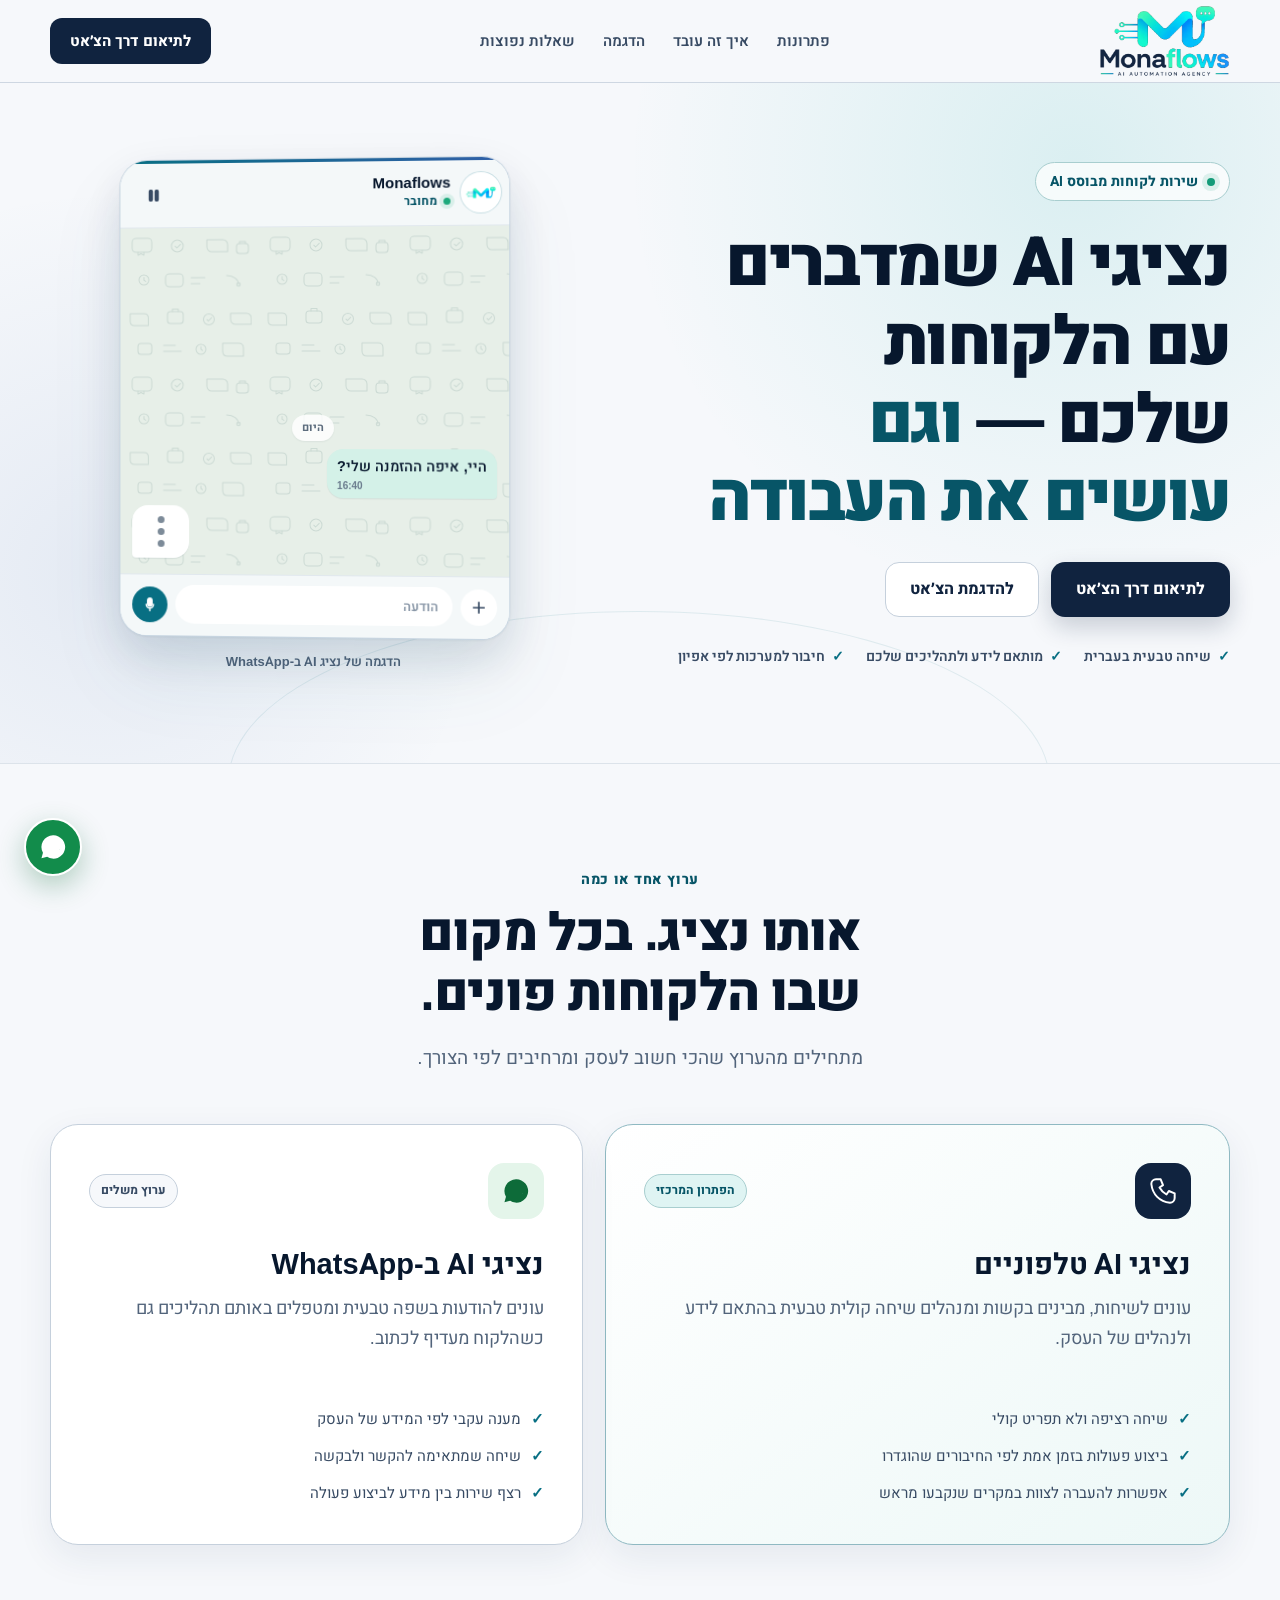
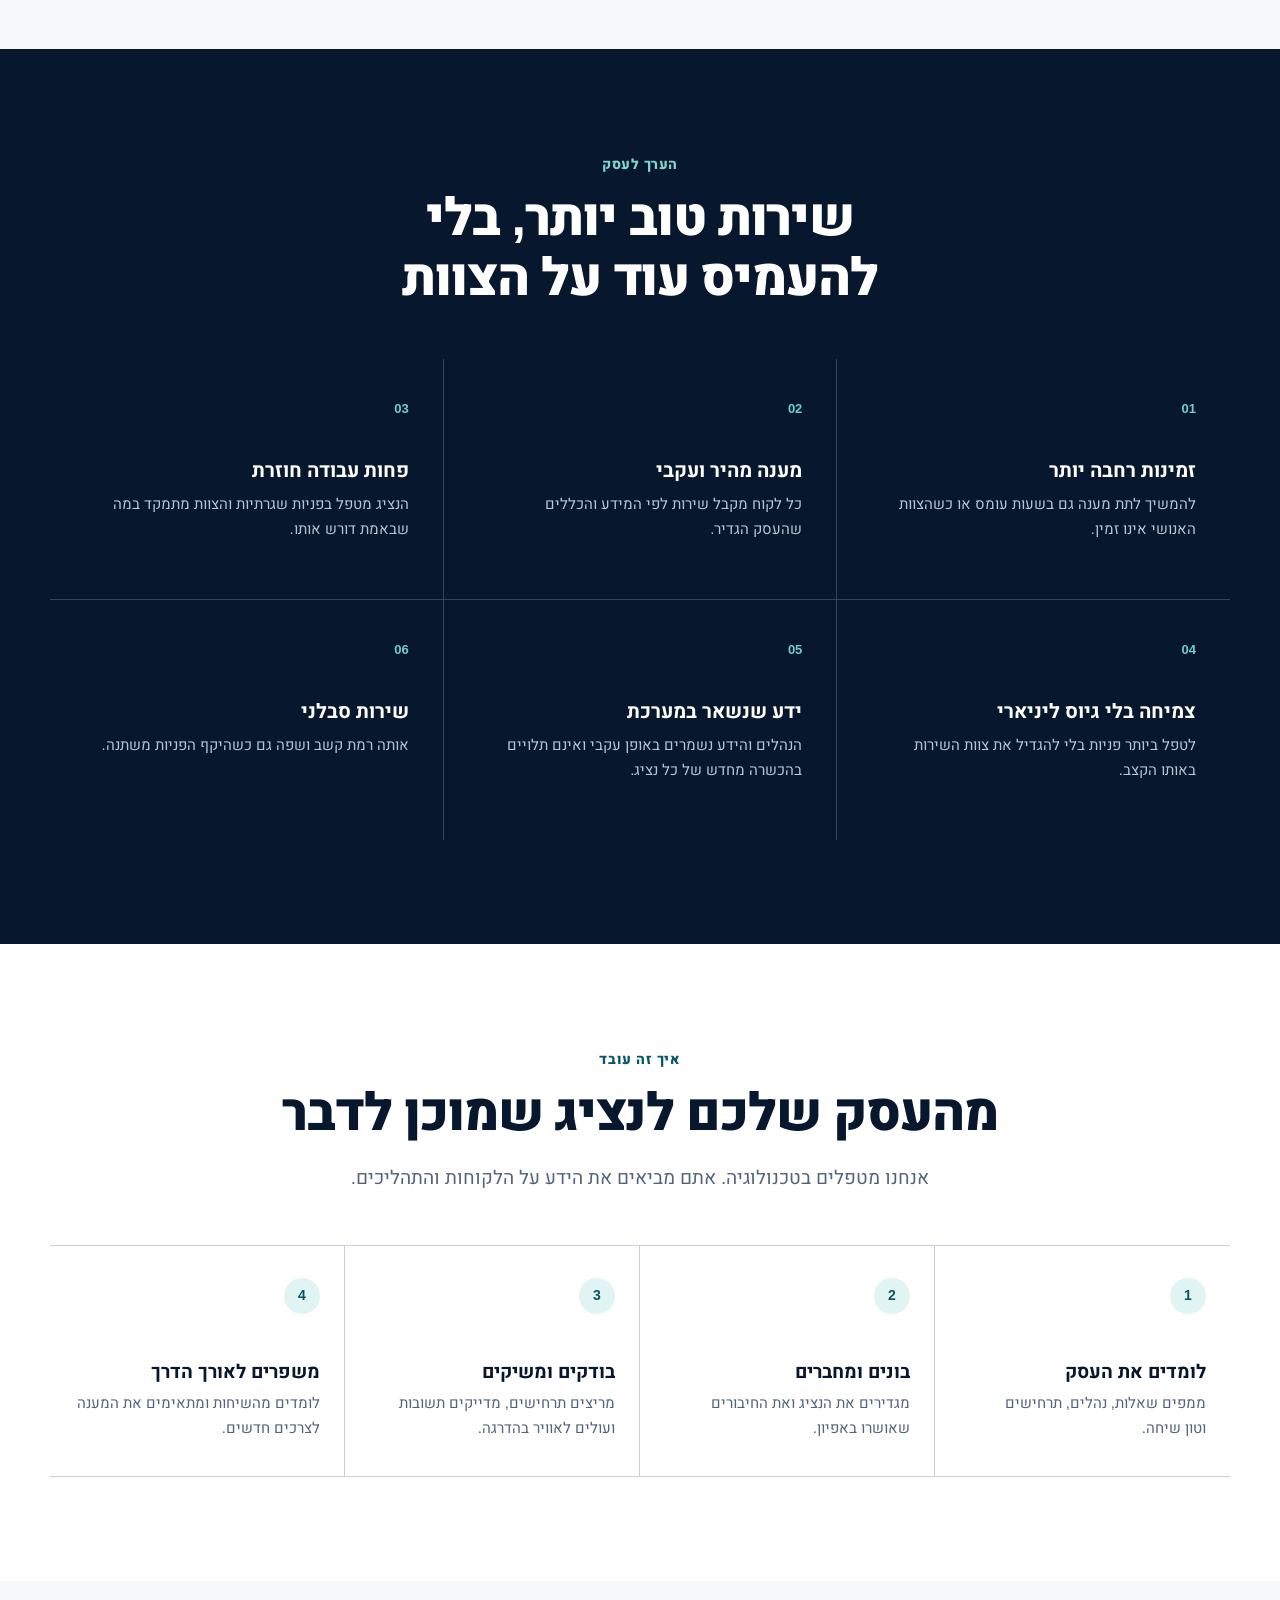
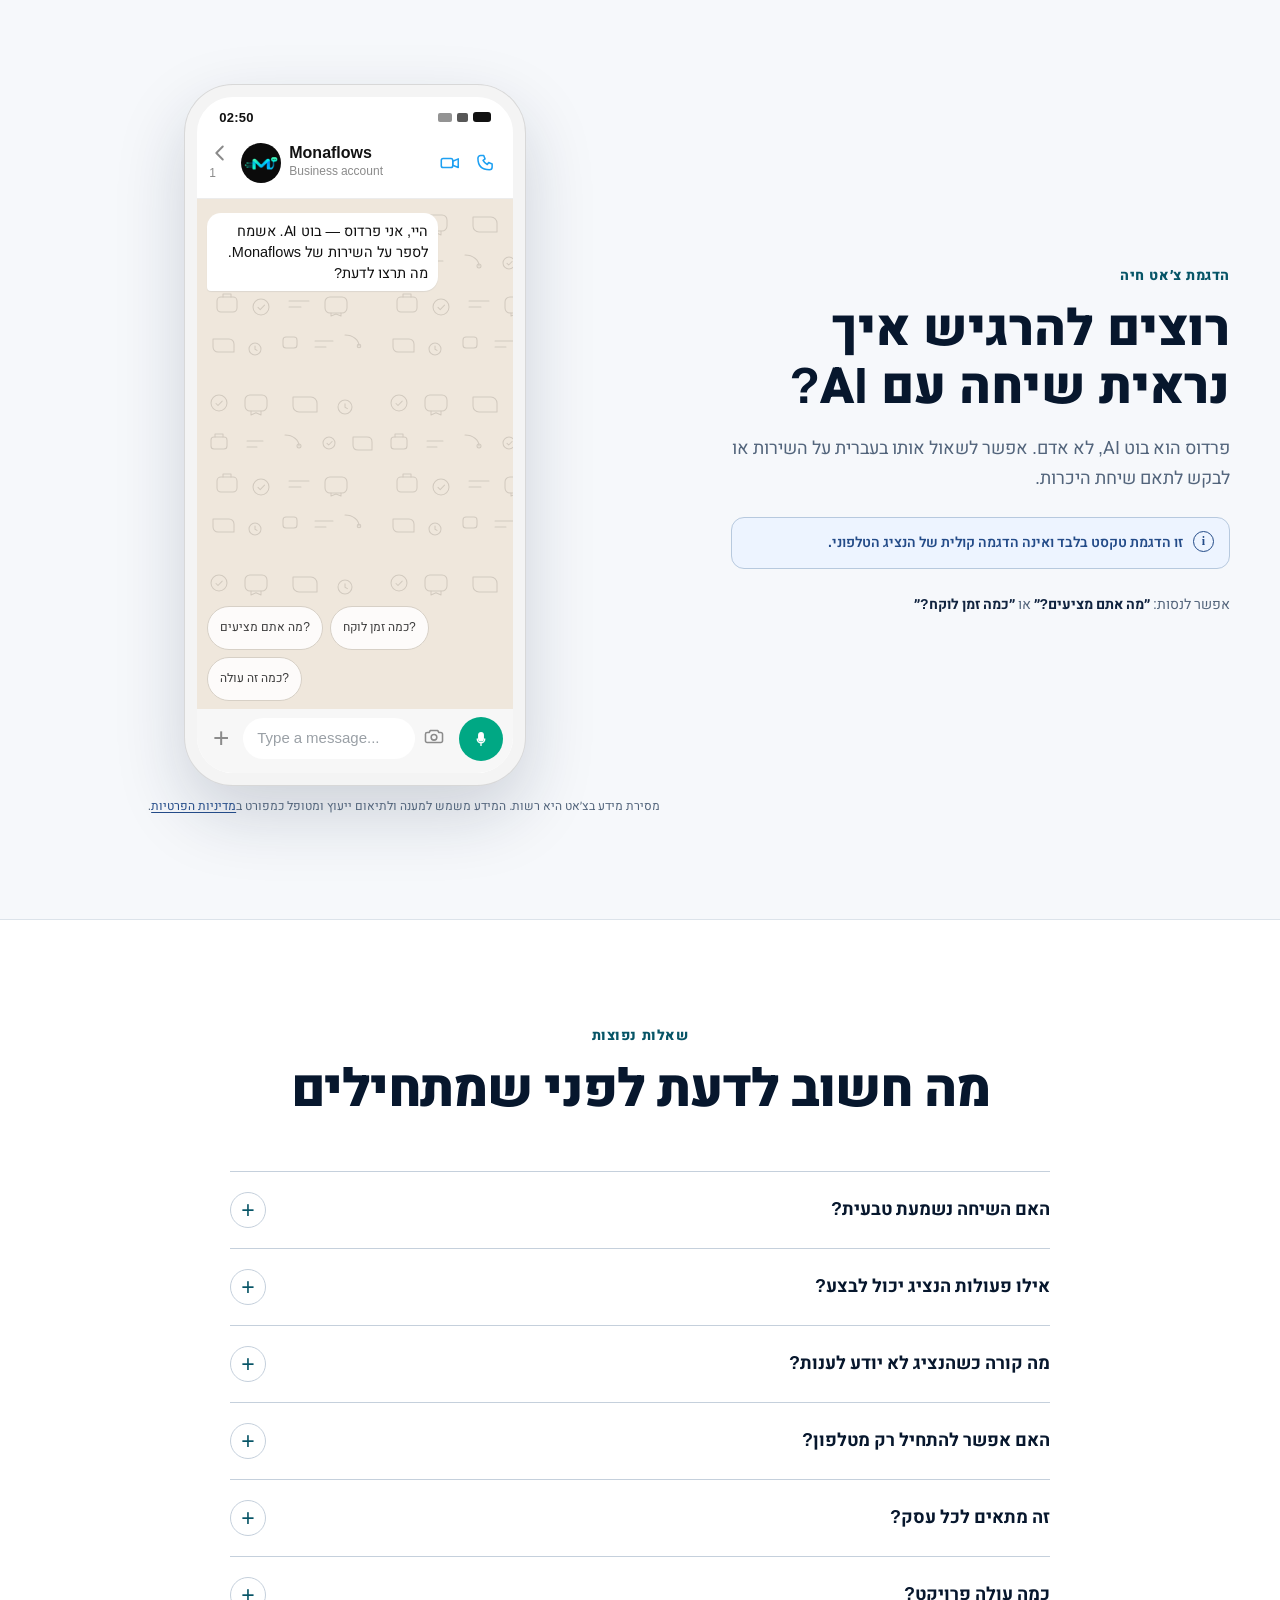
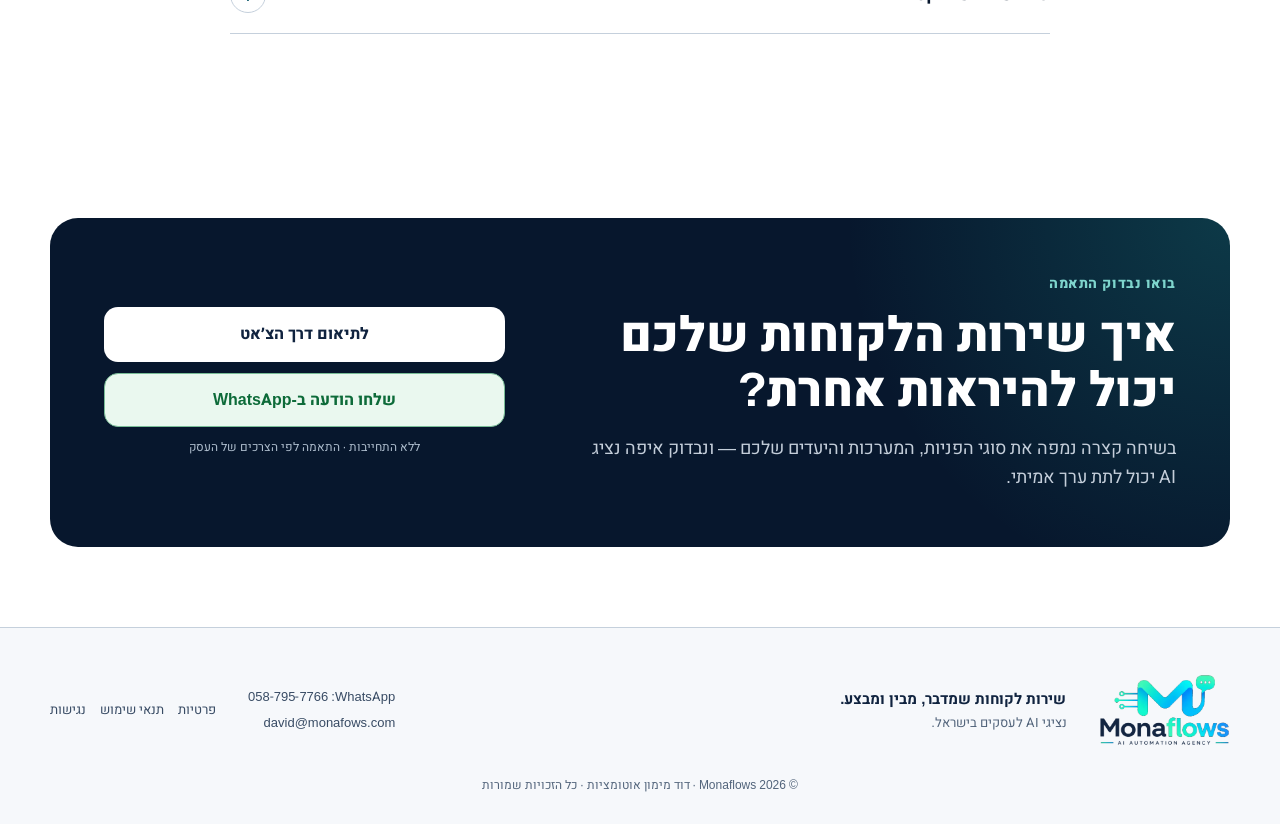
<file: index.html>
<!DOCTYPE html>
<html lang="he" dir="rtl">
<head>
<meta charset="utf-8">
<meta name="viewport" content="width=device-width, initial-scale=1">
<title>Monaflows — נציגי שירות AI טלפוניים לעסקים</title>
<meta name="description" content="נציגי שירות AI שמנהלים שיחות טבעיות בטלפון וב‑WhatsApp, מכירים את העסק ויכולים לבצע פעולות במערכות שלו.">
<meta name="keywords" content="נציג AI טלפוני, שירות לקוחות AI, בינה מלאכותית לעסקים, אוטומציה טלפונית, WhatsApp, Monaflows">
<meta name="author" content="Monaflows">
<meta property="og:type" content="website">
<meta property="og:title" content="Monaflows · נציגי שירות AI טלפוניים">
<meta property="og:description" content="שירות לקוחות שמדבר, מבין ומבצע — בטלפון וב‑WhatsApp.">
<meta property="og:locale" content="he_IL">
<meta name="theme-color" content="#f6f8fb">
<link rel="icon" href="icon.png" type="image/png">
<link rel="stylesheet" href="site.css">
</head>
<body>
<a class="skip-link" href="#main">דילוג לתוכן הראשי</a>

<header class="site-header">
  <div class="wrap">
    <nav aria-label="ניווט ראשי">
      <a class="brand" href="#top" aria-label="Monaflows — עמוד הבית">
        <picture>
          <source type="image/webp" srcset="brand.webp">
          <img class="logo" src="brand.png" alt="" width="800" height="438" fetchpriority="high">
        </picture>
      </a>
      <div class="navlinks" id="navlinks">
        <a href="#channels">פתרונות</a>
        <a href="#how">איך זה עובד</a>
        <a href="#demo">הדגמה</a>
        <a href="#faq">שאלות נפוצות</a>
      </div>
      <a class="header-cta" id="headerBookBtn" href="#demo">לתיאום דרך הצ׳אט</a>
      <button type="button" class="menu-btn" id="menuBtn" aria-expanded="false" aria-controls="navlinks" aria-label="פתיחת תפריט">
        <span aria-hidden="true"></span><span aria-hidden="true"></span><span aria-hidden="true"></span>
      </button>
    </nav>
  </div>
</header>

<main id="main" tabindex="-1">
  <section id="top" class="hero-section">
    <div class="wrap hero">
      <div class="hero-copy">
        <div class="eyebrow"><span class="status-dot" aria-hidden="true"></span> שירות לקוחות מבוסס AI</div>
        <h1>נציגי AI שמדברים עם הלקוחות שלכם — <span>וגם עושים את העבודה</span></h1>
        <div class="ctas">
          <a class="btn btn-primary" id="heroBookBtn" href="#demo">לתיאום דרך הצ׳אט</a>
          <a class="btn btn-secondary" id="heroDemoBtn" href="#demo">להדגמת הצ׳אט</a>
        </div>
        <ul class="hero-points" aria-label="יתרונות מרכזיים">
          <li>שיחה טבעית בעברית</li>
          <li>מותאם לידע ולתהליכים שלכם</li>
          <li>חיבור למערכות לפי אפיון</li>
        </ul>
      </div>

      <figure class="wa-demo" id="waDemo">
        <div class="wa-demo-frame">
          <header class="wa-demo-header">
            <img class="wa-demo-avatar" src="icon.png" alt="" width="40" height="40">
            <div class="wa-demo-identity">
              <p class="wa-demo-name">Monaflows</p>
              <p class="wa-demo-presence"><span class="wa-demo-online" aria-hidden="true"></span> מחובר</p>
            </div>
            <button type="button" class="wa-demo-pause" data-wa-pause aria-pressed="false" aria-label="השהיית ההדגמה">
              <svg class="wa-icon-pause" viewBox="0 0 24 24" aria-hidden="true"><rect x="6" y="5" width="4" height="14" rx="1.2"/><rect x="14" y="5" width="4" height="14" rx="1.2"/></svg>
              <svg class="wa-icon-play" viewBox="0 0 24 24" aria-hidden="true"><path d="M8 5.8v12.4L18 12 8 5.8Z"/></svg>
            </button>
          </header>
          <section class="wa-demo-thread" data-wa-thread aria-hidden="true">
            <p class="wa-date is-visible">היום</p>
          </section>
          <div class="wa-demo-composer" aria-hidden="true">
            <span class="wa-demo-composer-btn">
              <svg viewBox="0 0 24 24"><path d="M12 5v14M5 12h14" fill="none" stroke="currentColor" stroke-width="2.2" stroke-linecap="round"/></svg>
            </span>
            <span class="wa-demo-composer-field">הודעה</span>
            <span class="wa-demo-composer-send">
              <svg viewBox="0 0 24 24" aria-hidden="true">
                <rect x="9" y="3.5" width="6" height="11" rx="3" fill="currentColor"/>
                <path d="M7 12a5 5 0 0 0 10 0M12 17v3.5" fill="none" stroke="currentColor" stroke-width="1.8" stroke-linecap="round"/>
              </svg>
            </span>
          </div>
        </div>
        <figcaption class="wa-demo-caption">הדגמה של נציג AI ב‑WhatsApp</figcaption>
      </figure>
    </div>
  </section>

  <section id="channels" class="section channels-section">
    <div class="wrap">
      <div class="section-head">
        <p class="kicker">ערוץ אחד או כמה</p>
        <h2>אותו נציג. בכל מקום שבו הלקוחות פונים.</h2>
        <p>מתחילים מהערוץ שהכי חשוב לעסק ומרחיבים לפי הצורך.</p>
      </div>
      <div class="channel-grid">
        <article class="channel-card channel-primary">
          <div class="channel-top">
            <span class="channel-icon" aria-hidden="true">
              <svg viewBox="0 0 24 24"><path d="M6 2h4l2 5-3 2a15 15 0 0 0 6 6l2-3 5 2v4a4 4 0 0 1-4 4C9 21 3 15 2 6a4 4 0 0 1 4-4Z"/></svg>
            </span>
            <span class="tag">הפתרון המרכזי</span>
          </div>
          <h3>נציגי AI טלפוניים</h3>
          <p>עונים לשיחות, מבינים בקשות ומנהלים שיחה קולית טבעית בהתאם לידע ולנהלים של העסק.</p>
          <ul class="check-list">
            <li>שיחה רציפה ולא תפריט קולי</li>
            <li>ביצוע פעולות בזמן אמת לפי החיבורים שהוגדרו</li>
            <li>אפשרות להעברה לצוות במקרים שנקבעו מראש</li>
          </ul>
        </article>
        <article class="channel-card">
          <div class="channel-top">
            <span class="channel-icon wa-icon" aria-hidden="true">
              <svg viewBox="0 0 24 24"><path d="M17.5 14.4c-.3-.1-1.7-.9-2-1-.3-.1-.5-.1-.6.1-.2.3-.7 1-.9 1.1-.2.2-.3.2-.6.1-.3-.1-1.2-.5-2.3-1.4-.9-.8-1.4-1.7-1.6-2-.2-.3 0-.4.1-.6.1-.1.3-.3.4-.5.1-.2.2-.3.3-.5.1-.2 0-.4 0-.5 0-.1-.6-1.5-.9-2-.2-.5-.4-.4-.6-.4h-.5c-.2 0-.5.1-.7.3-.2.3-.9.9-.9 2.2s.9 2.5 1.1 2.7c.1.2 1.8 2.7 4.3 3.8 1.6.7 2.2.7 3 .6.5-.1 1.7-.7 1.9-1.3.2-.7.2-1.2.2-1.3-.1-.1-.3-.2-.6-.3zM12 2a10 10 0 0 0-8.6 15l-1.3 4.7 4.9-1.3A10 10 0 1 0 12 2Z"/></svg>
            </span>
            <span class="tag tag-soft">ערוץ משלים</span>
          </div>
          <h3>נציגי AI ב‑WhatsApp</h3>
          <p>עונים להודעות בשפה טבעית ומטפלים באותם תהליכים גם כשהלקוח מעדיף לכתוב.</p>
          <ul class="check-list">
            <li>מענה עקבי לפי המידע של העסק</li>
            <li>שיחה שמתאימה להקשר ולבקשה</li>
            <li>רצף שירות בין מידע לביצוע פעולה</li>
          </ul>
        </article>
      </div>
    </div>
  </section>

  <section id="benefits" class="section benefits-section">
    <div class="wrap">
      <div class="section-head">
        <p class="kicker">הערך לעסק</p>
        <h2>שירות טוב יותר, בלי להעמיס עוד על הצוות</h2>
      </div>
      <div class="benefit-grid">
        <article><span>01</span><h3>זמינות רחבה יותר</h3><p>להמשיך לתת מענה גם בשעות עומס או כשהצוות האנושי אינו זמין.</p></article>
        <article><span>02</span><h3>מענה מהיר ועקבי</h3><p>כל לקוח מקבל שירות לפי המידע והכללים שהעסק הגדיר.</p></article>
        <article><span>03</span><h3>פחות עבודה חוזרת</h3><p>הנציג מטפל בפניות שגרתיות והצוות מתמקד במה שבאמת דורש אותו.</p></article>
        <article><span>04</span><h3>צמיחה בלי גיוס ליניארי</h3><p>לטפל ביותר פניות בלי להגדיל את צוות השירות באותו הקצב.</p></article>
        <article><span>05</span><h3>ידע שנשאר במערכת</h3><p>הנהלים והידע נשמרים באופן עקבי ואינם תלויים בהכשרה מחדש של כל נציג.</p></article>
        <article><span>06</span><h3>שירות סבלני</h3><p>אותה רמת קשב ושפה גם כשהיקף הפניות משתנה.</p></article>
      </div>
    </div>
  </section>

  <section id="how" class="section how-section">
    <div class="wrap">
      <div class="section-head">
        <p class="kicker">איך זה עובד</p>
        <h2>מהעסק שלכם לנציג שמוכן לדבר</h2>
        <p>אנחנו מטפלים בטכנולוגיה. אתם מביאים את הידע על הלקוחות והתהליכים.</p>
      </div>
      <ol class="steps">
        <li>
          <span class="step-number">1</span>
          <div><h3>לומדים את העסק</h3><p>ממפים שאלות, נהלים, תרחישים וטון שיחה.</p></div>
        </li>
        <li>
          <span class="step-number">2</span>
          <div><h3>בונים ומחברים</h3><p>מגדירים את הנציג ואת החיבורים שאושרו באפיון.</p></div>
        </li>
        <li>
          <span class="step-number">3</span>
          <div><h3>בודקים ומשיקים</h3><p>מריצים תרחישים, מדייקים תשובות ועולים לאוויר בהדרגה.</p></div>
        </li>
        <li>
          <span class="step-number">4</span>
          <div><h3>משפרים לאורך הדרך</h3><p>לומדים מהשיחות ומתאימים את המענה לצרכים חדשים.</p></div>
        </li>
      </ol>
    </div>
  </section>

  <section id="demo" class="section demo-section">
    <div class="wrap demo-wrap">
      <div class="demo-copy">
        <p class="kicker">הדגמת צ׳אט חיה</p>
        <h2>רוצים להרגיש איך נראית שיחה עם AI?</h2>
        <p>פרדוס הוא בוט AI, לא אדם. אפשר לשאול אותו בעברית על השירות או לבקש לתאם שיחת היכרות.</p>
        <div class="demo-disclosure"><span aria-hidden="true">i</span> זו הדגמת טקסט בלבד ואינה הדגמה קולית של הנציג הטלפוני.</div>
        <p class="try-hint">אפשר לנסות: <b>״מה אתם מציעים?״</b> או <b>״כמה זמן לוקח?״</b></p>
      </div>
      <div>
        <div id="demoHost">
          <div id="demoBox">
            <div class="wa-phone-status" aria-hidden="true">
              <span data-wa-clock>9:41</span>
              <span class="wa-phone-status-icons">
                <i></i><i></i><i></i>
              </span>
            </div>
            <div class="dh">
              <span class="wa-phone-back" aria-hidden="true">
                <svg viewBox="0 0 24 24"><path d="M15 5 8 12l7 7" fill="none" stroke="currentColor" stroke-width="2.2" stroke-linecap="round" stroke-linejoin="round"/></svg>
                <span>1</span>
              </span>
              <img class="cm-av" src="icon.png" alt="" width="40" height="40">
              <div>
                <b>Monaflows</b>
                <span>Business account</span>
              </div>
              <div class="wa-phone-calls" aria-hidden="true">
                <svg viewBox="0 0 24 24"><rect x="2.5" y="7" width="12.5" height="10" rx="2" fill="none" stroke="currentColor" stroke-width="1.7"/><path d="m15 10 6-2.5v9.5L15 14.5Z" fill="none" stroke="currentColor" stroke-width="1.7" stroke-linejoin="round"/></svg>
                <svg viewBox="0 0 24 24"><path d="M6.2 3.8h3.3l1.5 3.8-2.2 1.5a11.4 11.4 0 0 0 4.6 4.6l1.5-2.2 3.8 1.5v3.3a3 3 0 0 1-3 3C7.6 19.3 3.2 14.9 3.2 6.8a3 3 0 0 1 3-3Z" fill="none" stroke="currentColor" stroke-width="1.7" stroke-linejoin="round"/></svg>
              </div>
            </div>
            <div id="demoMsgs" role="log" aria-live="polite" aria-relevant="additions">
              <div class="di">היי, אני פרדוס — בוט AI. אשמח לספר על השירות של Monaflows. מה תרצו לדעת?</div>
            </div>
            <div class="dquick" id="dquick">
              <button type="button" data-q="מה אתם מציעים?">מה אתם מציעים?</button>
              <button type="button" data-q="כמה זמן לוקח להקים בוט?">כמה זמן לוקח?</button>
              <button type="button" data-q="כמה זה עולה?">כמה זה עולה?</button>
            </div>
            <form id="demoForm" autocomplete="off">
              <span class="wa-composer-plus" aria-hidden="true">+</span>
              <label class="visually-hidden" for="demoInput">הודעה לבוט ההדגמה</label>
              <input id="demoInput" name="message" type="text" maxlength="4000" placeholder="Type a message..." autocomplete="off">
              <span class="wa-composer-cam" aria-hidden="true">
                <svg viewBox="0 0 24 24"><path d="M4.5 8.2h2.2l1.3-2.2h8l1.3 2.2h2.2A1.8 1.8 0 0 1 21.3 10v7.3a1.8 1.8 0 0 1-1.8 1.8H4.5A1.8 1.8 0 0 1 2.7 17.3V10a1.8 1.8 0 0 1 1.8-1.8Z" fill="none" stroke="currentColor" stroke-width="1.7"/><circle cx="12" cy="13.4" r="3.1" fill="none" stroke="currentColor" stroke-width="1.7"/></svg>
              </span>
              <button type="submit" class="wa-send" id="demoSend" aria-label="שליחת ההודעה">
                <svg class="wa-icon-mic" viewBox="0 0 24 24" aria-hidden="true"><rect x="9" y="3.5" width="6" height="11" rx="3" fill="currentColor"/><path d="M7 12a5 5 0 0 0 10 0M12 17v3.5" fill="none" stroke="currentColor" stroke-width="1.8" stroke-linecap="round"/></svg>
                <svg class="wa-icon-go" viewBox="0 0 24 24" aria-hidden="true"><path d="m4 12 16-8-6.5 16-2.2-6.3L4 12Z" fill="currentColor"/></svg>
              </button>
            </form>
          </div>
        </div>
        <p class="chat-notice">מסירת מידע בצ׳אט היא רשות. המידע משמש למענה ולתיאום ייעוץ ומטופל כמפורט ב<a href="privacy.html">מדיניות הפרטיות</a>.</p>
      </div>
    </div>
  </section>

  <section id="faq" class="section faq-section">
    <div class="wrap">
      <div class="section-head">
        <p class="kicker">שאלות נפוצות</p>
        <h2>מה חשוב לדעת לפני שמתחילים</h2>
      </div>
      <div class="faq">
        <details class="qa"><summary>האם השיחה נשמעת טבעית?</summary><div class="answer">הנציג נועד לנהל שיחה רציפה בשפה טבעית ולהגיב למה שהלקוח אומר, ללא תפריטי הקשות. איכות התוצאה תלויה בתרחיש, בידע ובתשתיות שיוגדרו בפרויקט.</div></details>
        <details class="qa"><summary>אילו פעולות הנציג יכול לבצע?</summary><div class="answer">אפשר להגדיר פעולות כמו איתור מידע, עדכון בקשה או תיאום ביומן. כל פעולה וחיבור למערכת נבחנים ומאושרים כחלק מהאפיון.</div></details>
        <details class="qa"><summary>מה קורה כשהנציג לא יודע לענות?</summary><div class="answer">מגדירים מראש גבולות, הודעות בטוחות ותרחישים שבהם השיחה מועברת או מסומנת להמשך טיפול אנושי, בהתאם ליכולות שסוכמו.</div></details>
        <details class="qa"><summary>האם אפשר להתחיל רק מטלפון?</summary><div class="answer">כן. אפשר להתחיל בנציג טלפוני ולהוסיף WhatsApp או ערוצים נוספים בהמשך, לפי הצורך והמערכות של העסק.</div></details>
        <details class="qa"><summary>זה מתאים לכל עסק?</summary><div class="answer">הפתרון מתאים במיוחד לעסקים עם נפח פניות ותהליכים שחוזרים על עצמם. שיחת האפיון נועדה לבדוק אם יש התאמה אמיתית לפני שמתחילים.</div></details>
        <details class="qa"><summary>כמה עולה פרויקט?</summary><div class="answer">המחיר תלוי בהיקף השיחות, במורכבות התהליכים ובחיבורים הנדרשים. לאחר שיחת היכרות קצרה אפשר להציע היקף ומחיר מותאמים.</div></details>
      </div>
    </div>
  </section>

  <section id="contact" class="section contact-section">
    <div class="wrap final">
      <div>
        <p class="kicker">בואו נבדוק התאמה</p>
        <h2>איך שירות הלקוחות שלכם יכול להיראות אחרת?</h2>
        <p>בשיחה קצרה נמפה את סוגי הפניות, המערכות והיעדים שלכם — ונבדוק איפה נציג AI יכול לתת ערך אמיתי.</p>
      </div>
      <div class="final-actions">
        <a class="btn btn-light" id="bookBtn" href="#demo">לתיאום דרך הצ׳אט</a>
        <a class="btn btn-wa" id="waFinal" href="https://wa.me/972587957766" target="_blank" rel="noopener">שלחו הודעה ב‑WhatsApp</a>
        <small>ללא התחייבות · התאמה לפי הצרכים של העסק</small>
      </div>
    </div>
  </section>
</main>

<footer>
  <div class="wrap foot">
    <a class="brand" href="#top" aria-label="Monaflows — עמוד הבית">
      <picture>
        <source type="image/webp" srcset="brand.webp">
        <img class="logo" src="brand.png" alt="" width="800" height="438" loading="lazy">
      </picture>
    </a>
    <div class="footer-summary">
      <b>שירות לקוחות שמדבר, מבין ומבצע.</b>
      <span>נציגי AI לעסקים בישראל.</span>
    </div>
    <div class="contact">
      <a id="waFooter" href="https://wa.me/972587957766" target="_blank" rel="noopener">WhatsApp: <bdi dir="ltr">058-795-7766</bdi></a>
      <a href="mailto:david@monafows.com"><bdi dir="ltr">david@monafows.com</bdi></a>
    </div>
    <div class="legal">
      <a href="privacy.html">פרטיות</a>
      <a href="terms.html">תנאי שימוש</a>
      <a href="accessibility.html">נגישות</a>
    </div>
  </div>
  <div class="wrap copyright">© 2026 Monaflows · דוד מימון אוטומציות · כל הזכויות שמורות</div>
</footer>

<a class="wa-float" id="waFloat" href="https://wa.me/972587957766" target="_blank" rel="noopener" aria-label="שליחת הודעה ב‑WhatsApp">
  <svg viewBox="0 0 24 24" aria-hidden="true"><path d="M17.5 14.4c-.3-.1-1.7-.9-2-1-.3-.1-.5-.1-.6.1-.2.3-.7 1-.9 1.1-.2.2-.3.2-.6.1-.3-.1-1.2-.5-2.3-1.4-.9-.8-1.4-1.7-1.6-2-.2-.3 0-.4.1-.6.1-.1.3-.3.4-.5.1-.2.2-.3.3-.5.1-.2 0-.4 0-.5 0-.1-.6-1.5-.9-2-.2-.5-.4-.4-.6-.4h-.5c-.2 0-.5.1-.7.3-.2.3-.9.9-.9 2.2s.9 2.5 1.1 2.7c.1.2 1.8 2.7 4.3 3.8 1.6.7 2.2.7 3 .6.5-.1 1.7-.7 1.9-1.3.2-.7.2-1.2.2-1.3-.1-.1-.3-.2-.6-.3zM12 2a10 10 0 0 0-8.6 15l-1.3 4.7 4.9-1.3A10 10 0 1 0 12 2Z"/></svg>
</a>

<script src="wa-demo.js"></script>

<script>
const CONFIG = {
  API_BASE: "https://site--chatbotdemo--w9bgl48jpc64.code.run",
  WHATSAPP: "972587957766",
  WHATSAPP_MSG: "היי דוד, ראיתי את האתר ואשמח לשמוע על נציגי ה-AI הטלפוניים של Monaflows"
};

(function(){
  const nav = document.getElementById("navlinks");
  const menuBtn = document.getElementById("menuBtn");
  function setMenu(open){
    nav.classList.toggle("open", open);
    menuBtn.setAttribute("aria-expanded", open ? "true" : "false");
    menuBtn.setAttribute("aria-label", open ? "סגירת תפריט" : "פתיחת תפריט");
  }
  menuBtn.addEventListener("click", ()=>setMenu(!nav.classList.contains("open")));
  nav.querySelectorAll("a").forEach(a=>a.addEventListener("click", ()=>setMenu(false)));
  document.addEventListener("keydown", e=>{
    if(e.key==="Escape" && nav.classList.contains("open")) setMenu(false);
  });
})();

(function(){
  const box = document.getElementById("demoBox");
  const clock = box.querySelector("[data-wa-clock]");
  function tickClock(){
    if(!clock) return;
    const now=new Date();
    clock.textContent=now.toLocaleTimeString("en-GB",{hour:"2-digit",minute:"2-digit",hour12:false});
  }
  tickClock();
  window.setInterval(tickClock,30000);
})();

(function(){
  function wire(){
    const wa=`https://wa.me/${CONFIG.WHATSAPP}?text=${encodeURIComponent(CONFIG.WHATSAPP_MSG)}`;
    ["waFinal","waFloat","waFooter"].forEach(id=>{
      const el=document.getElementById(id); if(el) el.href=wa;
    });
    ["bookBtn","heroBookBtn","headerBookBtn","heroDemoBtn"].forEach(id=>{
      const button=document.getElementById(id);
      if(button) button.addEventListener("click", ()=>{
        const input=document.getElementById("demoInput");
        if(input) input.focus();
      });
    });
  }
  wire();
})();

fetch(`${CONFIG.API_BASE}/api/health`).catch(()=>{});

(function(){
  const msgs=document.getElementById("demoMsgs");
  const form=document.getElementById("demoForm");
  const input=document.getElementById("demoInput");
  const quick=document.getElementById("dquick");
  let sessionId=null;
  let busy=false;

  function syncSend(){
    form.classList.toggle("has-text", Boolean(input.value.trim()));
  }
  input.addEventListener("input", syncSend);

  function add(text,who){
    const message=document.createElement("div");
    message.className=who==="me"?"do":"di";
    message.textContent=text;
    msgs.appendChild(message);
    msgs.scrollTop=msgs.scrollHeight;
    return message;
  }
  function typing(){
    const indicator=document.createElement("div");
    indicator.className="dtyping";
    indicator.setAttribute("aria-hidden","true");
    indicator.innerHTML="<span></span><span></span><span></span>";
    msgs.appendChild(indicator);
    msgs.scrollTop=msgs.scrollHeight;
    return indicator;
  }
  async function postChat(text,timeoutMs){
    const controller=new AbortController();
    const timeout=setTimeout(()=>controller.abort(),timeoutMs);
    try{
      const response=await fetch(`${CONFIG.API_BASE}/api/chat`,{
        method:"POST",
        headers:{"Content-Type":"application/json"},
        body:JSON.stringify({message:text.slice(0,4000),session_id:sessionId}),
        signal:controller.signal
      });
      if(!response.ok) throw new Error(`http ${response.status}`);
      return await response.json();
    } finally {
      clearTimeout(timeout);
    }
  }
  async function send(text){
    if(busy||!text.trim()) return;
    busy=true;
    form.setAttribute("aria-busy","true");
    input.value="";
    syncSend();
    if(quick) quick.hidden=true;
    add(text,"me");
    const indicator=typing();
    let data=null;
    for(let attempt=1;attempt<=2&&!data;attempt++){
      try{
        data=await postChat(text,60000);
      }catch(error){
        if(attempt===2){
          indicator.remove();
          add("שרת ההדגמה לא זמין כרגע. אפשר לנסות שוב או לשלוח הודעה ב‑WhatsApp.","bot");
          busy=false;
          form.removeAttribute("aria-busy");
          input.focus();
          return;
        }
        await new Promise(resolve=>setTimeout(resolve,2000));
      }
    }
    sessionId=data.session_id||sessionId;
    indicator.remove();
    const reduce=window.matchMedia("(prefers-reduced-motion: reduce)").matches;
    const parts=(data.response||"…").split(/\s*\|\|\|\s*/);
    parts.forEach((part,index)=>setTimeout(()=>add(part,"bot"),reduce?0:index*800));
    busy=false;
    form.removeAttribute("aria-busy");
    input.focus();
  }
  form.addEventListener("submit",event=>{
    event.preventDefault();
    send(input.value);
  });
  if(quick) quick.addEventListener("click",event=>{
    const button=event.target.closest("button");
    if(button) send(button.dataset.q);
  });
  input.addEventListener("focus",()=>setTimeout(()=>msgs.scrollTop=msgs.scrollHeight,400));
  window.bookViaBot=function(){
    const input=document.getElementById("demoInput");
    if(input) input.focus();
  };
})();
</script>
</body>
</html>
</file>
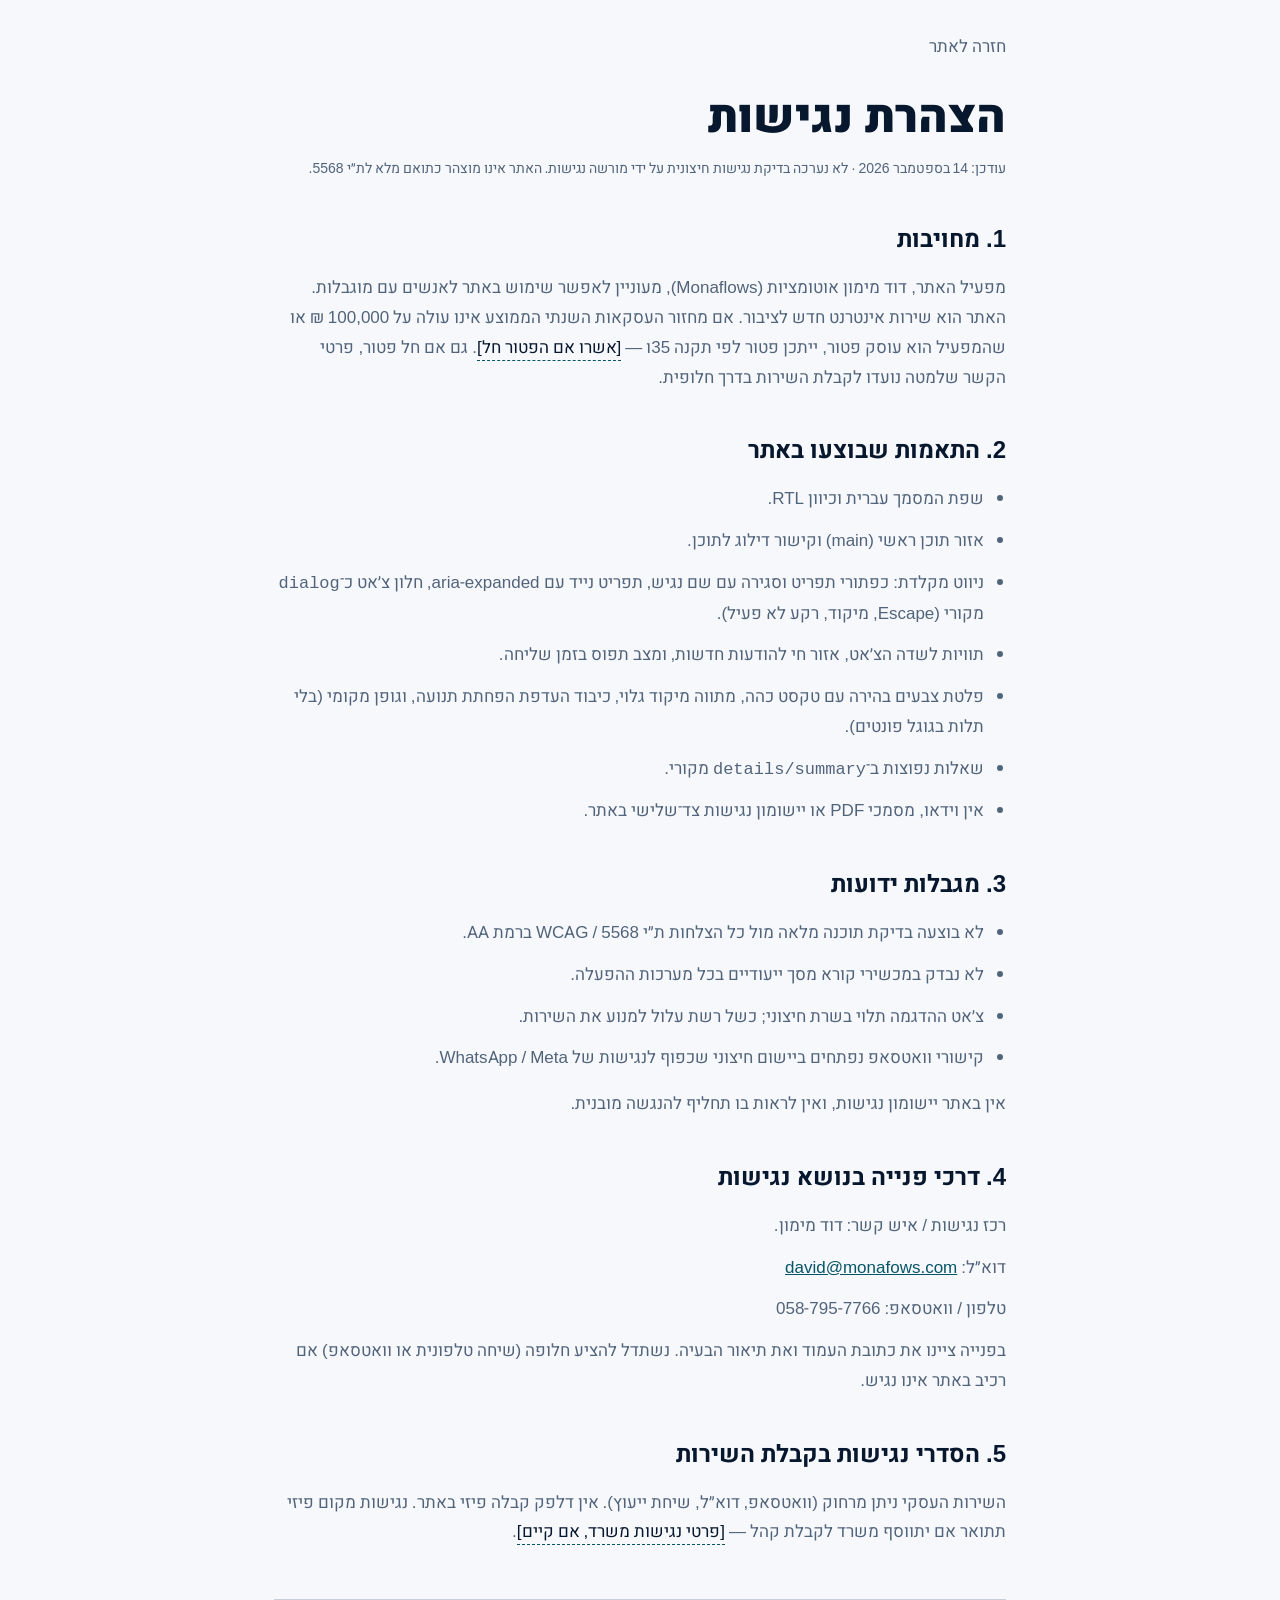
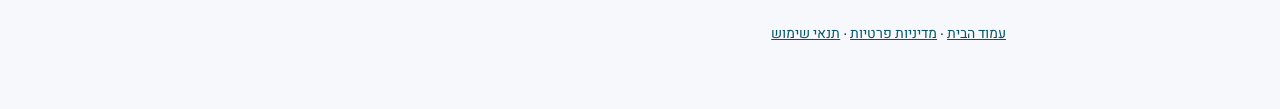
<file: accessibility.html>
<!DOCTYPE html>
<html lang="he" dir="rtl">
<head>
<meta charset="utf-8">
<meta name="viewport" content="width=device-width, initial-scale=1">
<title>הצהרת נגישות — Monaflows</title>
<meta name="description" content="הצהרת נגישות לאתר Monaflows לפי תקנות שוויון זכויות לאנשים עם מוגבלות. ההצהרה מתארת התאמות שבוצעו בפועל בלבד.">
<link rel="icon" href="icon.png" type="image/png">
<link rel="stylesheet" href="legal.css">
</head>
<body>
<div class="wrap">
  <a class="back" href="index.html">חזרה לאתר</a>
  <h1>הצהרת נגישות</h1>
  <p class="meta">עודכן: 14 בספטמבר 2026 · לא נערכה בדיקת נגישות חיצונית על ידי מורשה נגישות. האתר אינו מוצהר כתואם מלא לת״י 5568.</p>

  <h2>1. מחויבות</h2>
  <p>מפעיל האתר, דוד מימון אוטומציות (Monaflows), מעוניין לאפשר שימוש באתר לאנשים עם מוגבלות. האתר הוא שירות אינטרנט חדש לציבור. אם מחזור העסקאות השנתי הממוצע אינו עולה על 100,000 ₪ או שהמפעיל הוא עוסק פטור, ייתכן פטור לפי תקנה 35ו — <span class="placeholder">[אשרו אם הפטור חל]</span>. גם אם חל פטור, פרטי הקשר שלמטה נועדו לקבלת השירות בדרך חלופית.</p>

  <h2>2. התאמות שבוצעו באתר</h2>
  <ul>
    <li>שפת המסמך עברית וכיוון RTL.</li>
    <li>אזור תוכן ראשי (<span lang="en">main</span>) וקישור דילוג לתוכן.</li>
    <li>ניווט מקלדת: כפתורי תפריט וסגירה עם שם נגיש, תפריט נייד עם <span lang="en">aria-expanded</span>, חלון צ׳אט כ־<code dir="ltr">dialog</code> מקורי (Escape, מיקוד, רקע לא פעיל).</li>
    <li>תוויות לשדה הצ׳אט, אזור חי להודעות חדשות, ומצב תפוס בזמן שליחה.</li>
    <li>פלטת צבעים בהירה עם טקסט כהה, מתווה מיקוד גלוי, כיבוד העדפת הפחתת תנועה, וגופן מקומי (בלי תלות בגוגל פונטים).</li>
    <li>שאלות נפוצות ב־<code dir="ltr">details/summary</code> מקורי.</li>
    <li>אין וידאו, מסמכי PDF או יישומון נגישות צד־שלישי באתר.</li>
  </ul>

  <h2>3. מגבלות ידועות</h2>
  <ul>
    <li>לא בוצעה בדיקת תוכנה מלאה מול כל הצלחות ת״י 5568 / WCAG ברמת AA.</li>
    <li>לא נבדק במכשירי קורא מסך ייעודיים בכל מערכות ההפעלה.</li>
    <li>צ׳אט ההדגמה תלוי בשרת חיצוני; כשל רשת עלול למנוע את השירות.</li>
    <li>קישורי וואטסאפ נפתחים ביישום חיצוני שכפוף לנגישות של WhatsApp / Meta.</li>
  </ul>
  <p>אין באתר יישומון נגישות, ואין לראות בו תחליף להנגשה מובנית.</p>

  <h2>4. דרכי פנייה בנושא נגישות</h2>
  <p>רכז נגישות / איש קשר: דוד מימון.</p>
  <p>דוא״ל: <a class="ltr" href="mailto:david@monafows.com">david@monafows.com</a></p>
  <p>טלפון / וואטסאפ: <span class="ltr">058-795-7766</span></p>
  <p>בפנייה ציינו את כתובת העמוד ואת תיאור הבעיה. נשתדל להציע חלופה (שיחה טלפונית או וואטסאפ) אם רכיב באתר אינו נגיש.</p>

  <h2>5. הסדרי נגישות בקבלת השירות</h2>
  <p>השירות העסקי ניתן מרחוק (וואטסאפ, דוא״ל, שיחת ייעוץ). אין דלפק קבלה פיזי באתר. נגישות מקום פיזי תתואר אם יתווסף משרד לקבלת קהל — <span class="placeholder">[פרטי נגישות משרד, אם קיים]</span>.</p>

  <footer>
    <a href="index.html">עמוד הבית</a> · <a href="privacy.html">מדיניות פרטיות</a> · <a href="terms.html">תנאי שימוש</a>
  </footer>
</div>
</body>
</html>
</file>
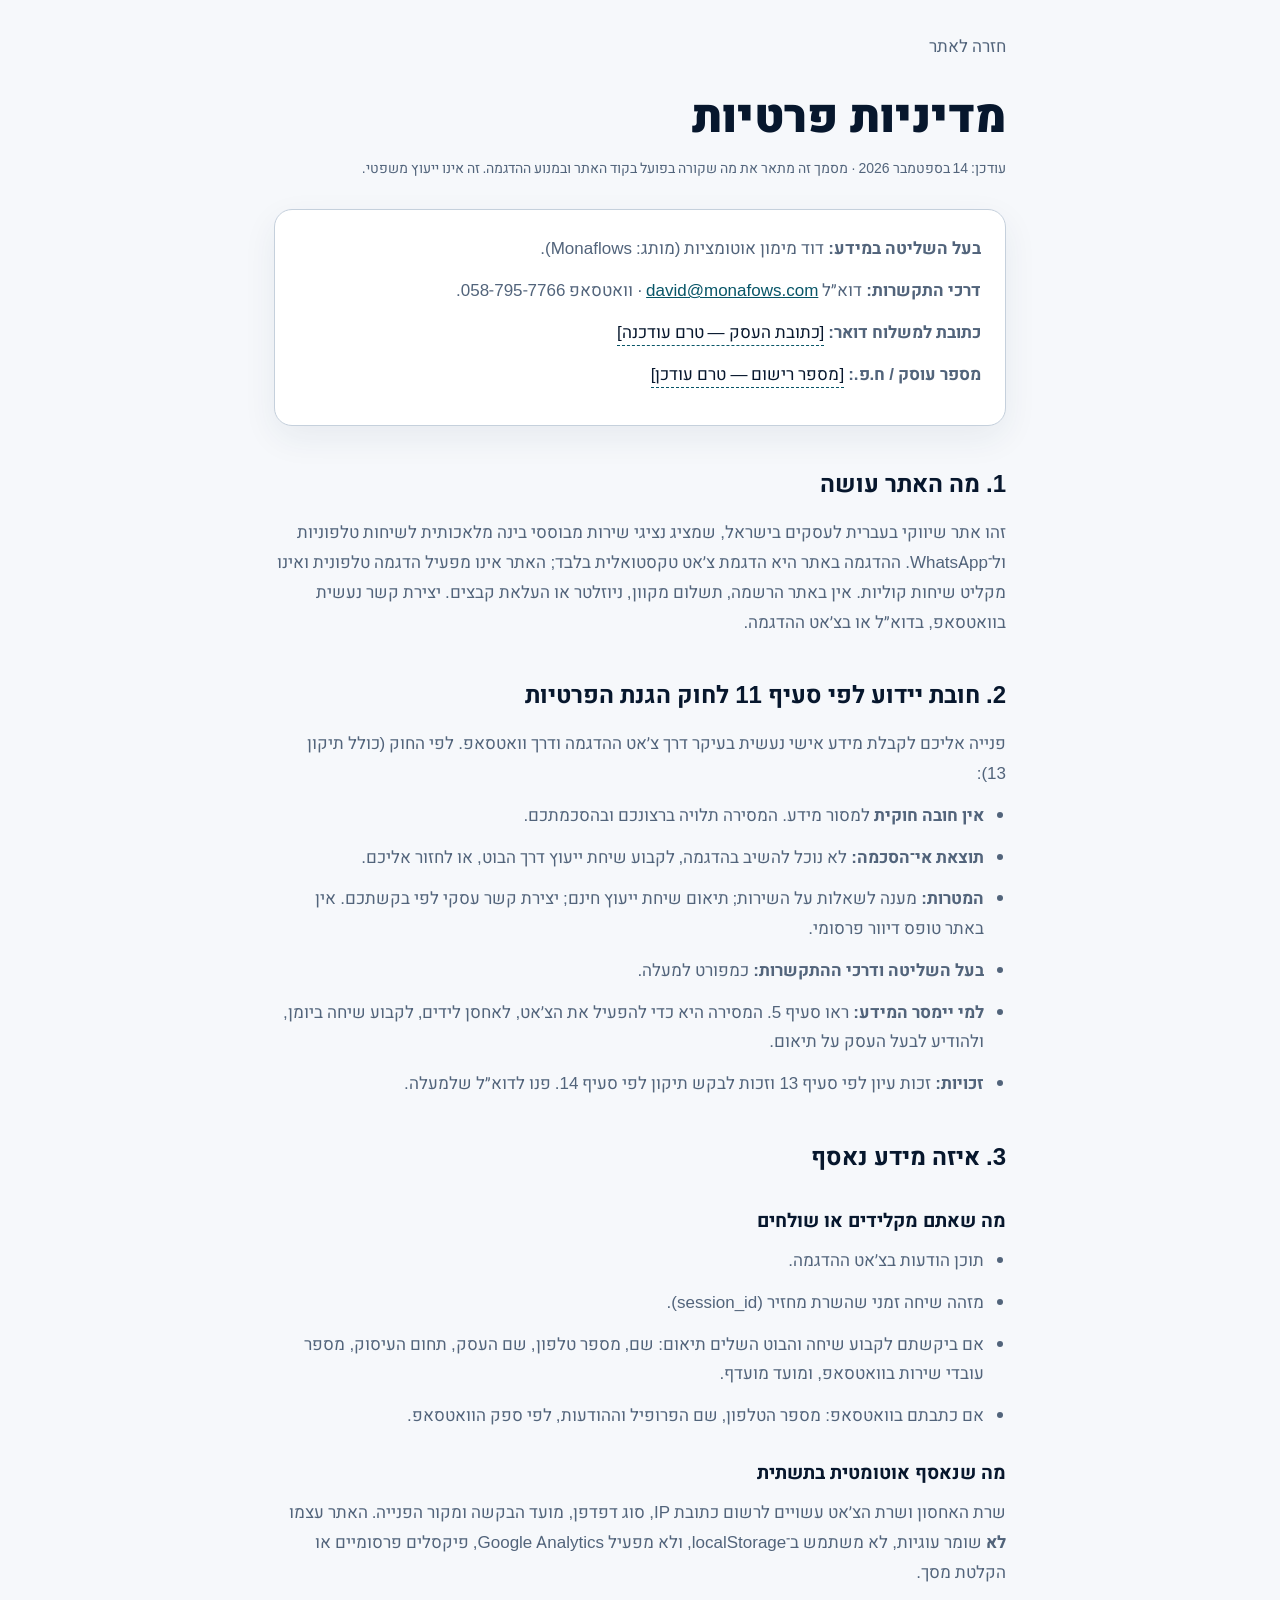
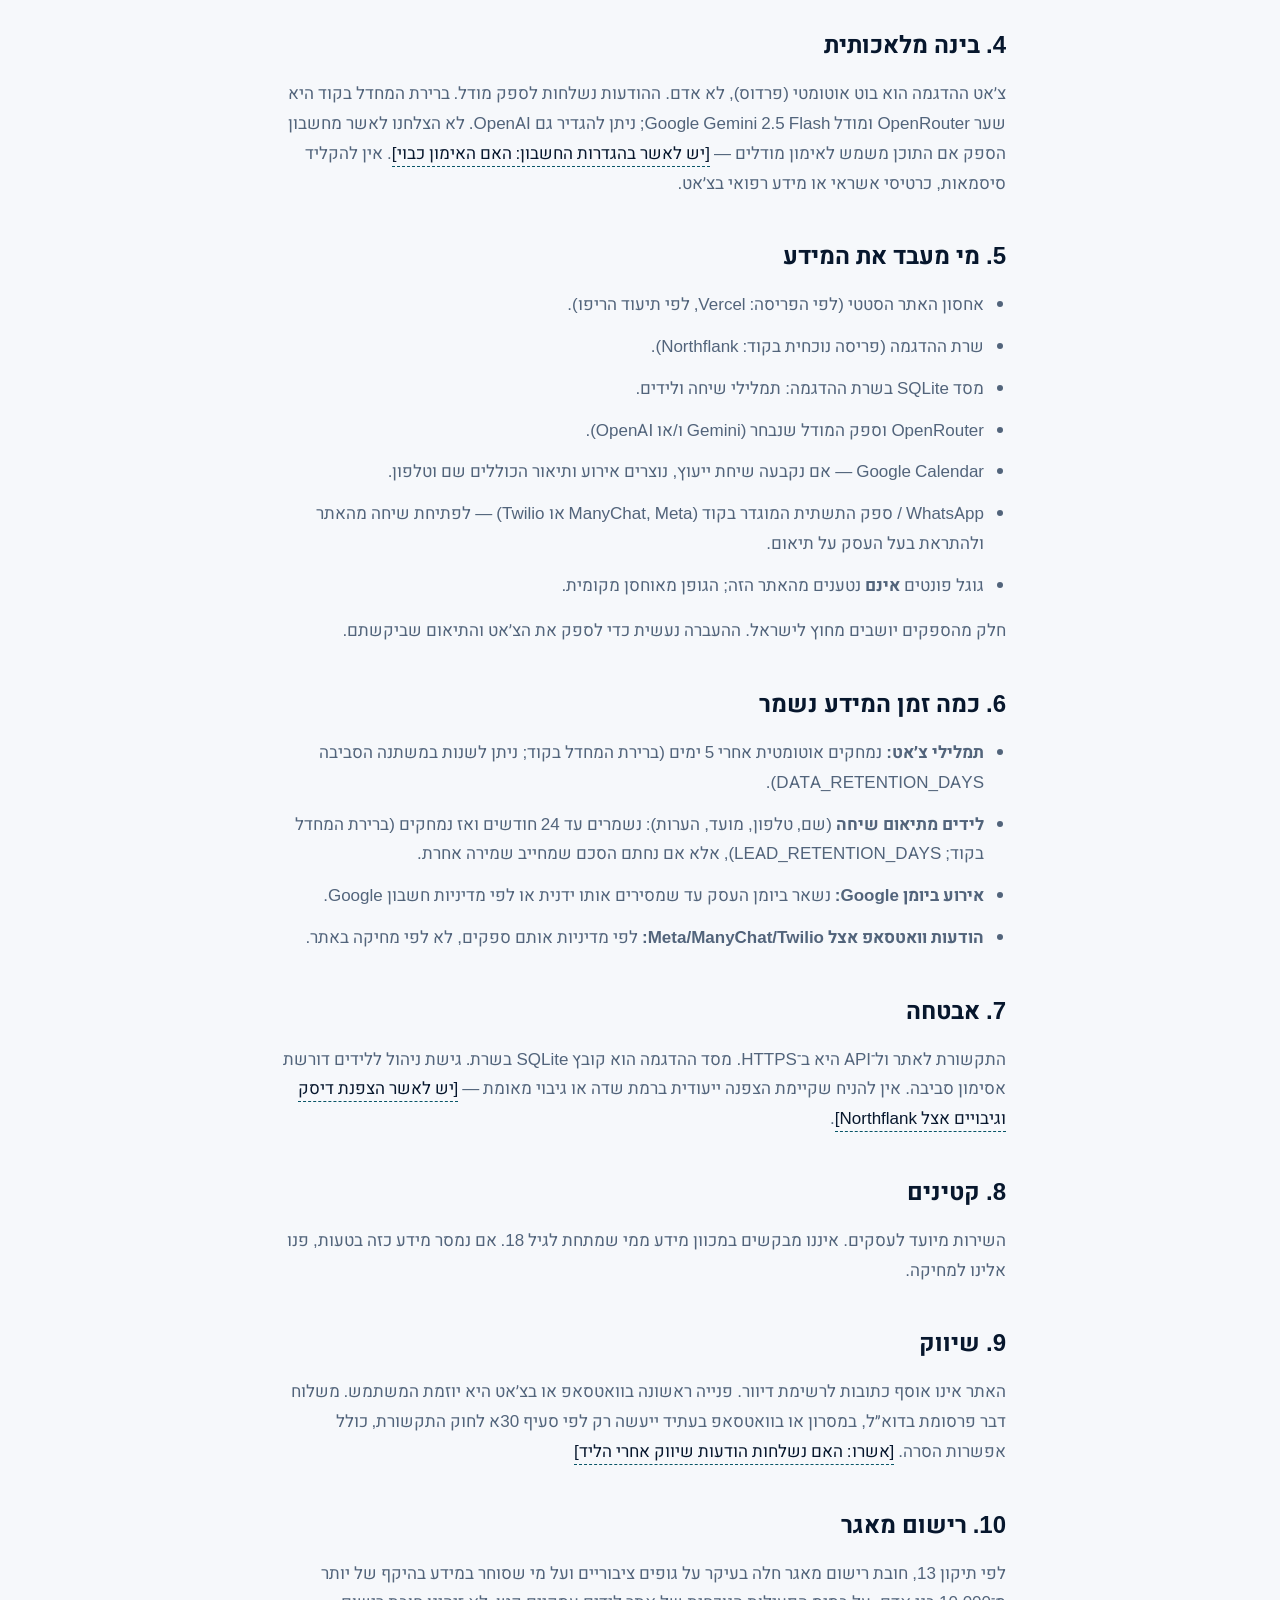
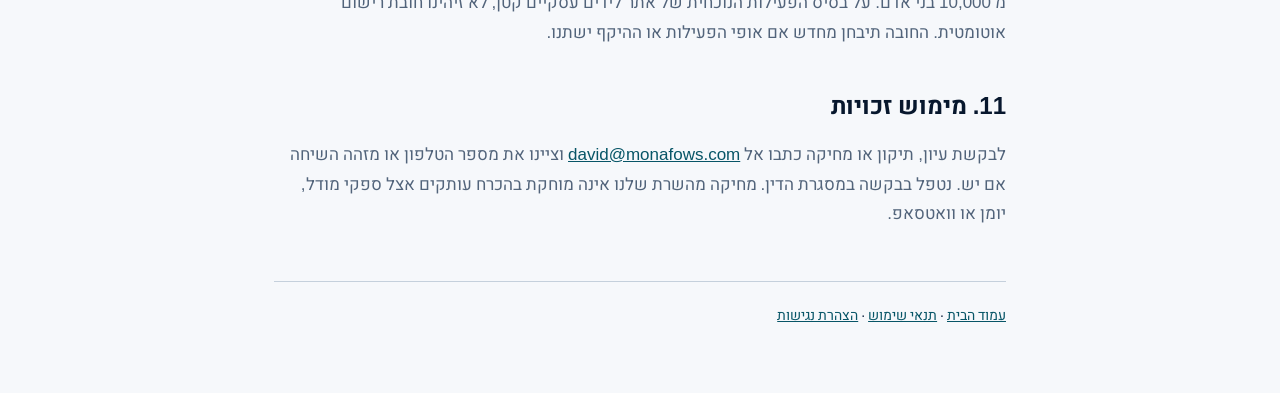
<file: privacy.html>
<!DOCTYPE html>
<html lang="he" dir="rtl">
<head>
<meta charset="utf-8">
<meta name="viewport" content="width=device-width, initial-scale=1">
<title>מדיניות פרטיות — Monaflows</title>
<meta name="description" content="מדיניות הפרטיות של Monaflows לפי חוק הגנת הפרטיות הישראלי, בהתאם לאופן שבו האתר והדגמת הצ'אט פועלים בפועל.">
<link rel="icon" href="icon.png" type="image/png">
<link rel="stylesheet" href="legal.css">
</head>
<body>
<div class="wrap">
  <a class="back" href="index.html">חזרה לאתר</a>
  <h1>מדיניות פרטיות</h1>
  <p class="meta">עודכן: 14 בספטמבר 2026 · מסמך זה מתאר את מה שקורה בפועל בקוד האתר ובמנוע ההדגמה. זה אינו ייעוץ משפטי.</p>

  <div class="card">
    <p><strong>בעל השליטה במידע:</strong> דוד מימון אוטומציות (מותג: Monaflows).</p>
    <p><strong>דרכי התקשרות:</strong> דוא״ל <a class="ltr" href="mailto:david@monafows.com">david@monafows.com</a> · וואטסאפ <span class="ltr">058-795-7766</span>.</p>
    <p><strong>כתובת למשלוח דואר:</strong> <span class="placeholder">[כתובת העסק — טרם עודכנה]</span></p>
    <p><strong>מספר עוסק / ח.פ.:</strong> <span class="placeholder">[מספר רישום — טרם עודכן]</span></p>
  </div>

  <h2>1. מה האתר עושה</h2>
  <p>זהו אתר שיווקי בעברית לעסקים בישראל, שמציג נציגי שירות מבוססי בינה מלאכותית לשיחות טלפוניות ול־WhatsApp. ההדגמה באתר היא הדגמת צ׳אט טקסטואלית בלבד; האתר אינו מפעיל הדגמה טלפונית ואינו מקליט שיחות קוליות. אין באתר הרשמה, תשלום מקוון, ניוזלטר או העלאת קבצים. יצירת קשר נעשית בוואטסאפ, בדוא״ל או בצ׳אט ההדגמה.</p>

  <h2>2. חובת יידוע לפי סעיף 11 לחוק הגנת הפרטיות</h2>
  <p>פנייה אליכם לקבלת מידע אישי נעשית בעיקר דרך צ׳אט ההדגמה ודרך וואטסאפ. לפי החוק (כולל תיקון 13):</p>
  <ul>
    <li><strong>אין חובה חוקית</strong> למסור מידע. המסירה תלויה ברצונכם ובהסכמתכם.</li>
    <li><strong>תוצאת אי־הסכמה:</strong> לא נוכל להשיב בהדגמה, לקבוע שיחת ייעוץ דרך הבוט, או לחזור אליכם.</li>
    <li><strong>המטרות:</strong> מענה לשאלות על השירות; תיאום שיחת ייעוץ חינם; יצירת קשר עסקי לפי בקשתכם. אין באתר טופס דיוור פרסומי.</li>
    <li><strong>בעל השליטה ודרכי ההתקשרות:</strong> כמפורט למעלה.</li>
    <li><strong>למי יימסר המידע:</strong> ראו סעיף 5. המסירה היא כדי להפעיל את הצ׳אט, לאחסן לידים, לקבוע שיחה ביומן, ולהודיע לבעל העסק על תיאום.</li>
    <li><strong>זכויות:</strong> זכות עיון לפי סעיף 13 וזכות לבקש תיקון לפי סעיף 14. פנו לדוא״ל שלמעלה.</li>
  </ul>

  <h2>3. איזה מידע נאסף</h2>
  <h3>מה שאתם מקלידים או שולחים</h3>
  <ul>
    <li>תוכן הודעות בצ׳אט ההדגמה.</li>
    <li>מזהה שיחה זמני שהשרת מחזיר (<span lang="en">session_id</span>).</li>
    <li>אם ביקשתם לקבוע שיחה והבוט השלים תיאום: שם, מספר טלפון, שם העסק, תחום העיסוק, מספר עובדי שירות בוואטסאפ, ומועד מועדף.</li>
    <li>אם כתבתם בוואטסאפ: מספר הטלפון, שם הפרופיל וההודעות, לפי ספק הוואטסאפ.</li>
  </ul>
  <h3>מה שנאסף אוטומטית בתשתית</h3>
  <p>שרת האחסון ושרת הצ׳אט עשויים לרשום כתובת IP, סוג דפדפן, מועד הבקשה ומקור הפנייה. האתר עצמו <strong>לא</strong> שומר עוגיות, לא משתמש ב־localStorage, ולא מפעיל Google Analytics, פיקסלים פרסומיים או הקלטת מסך.</p>

  <h2>4. בינה מלאכותית</h2>
  <p>צ׳אט ההדגמה הוא בוט אוטומטי (פרדוס), לא אדם. ההודעות נשלחות לספק מודל. ברירת המחדל בקוד היא שער <span lang="en">OpenRouter</span> ומודל <span lang="en">Google Gemini 2.5 Flash</span>; ניתן להגדיר גם OpenAI. לא הצלחנו לאשר מחשבון הספק אם התוכן משמש לאימון מודלים — <span class="placeholder">[יש לאשר בהגדרות החשבון: האם האימון כבוי]</span>. אין להקליד סיסמאות, כרטיסי אשראי או מידע רפואי בצ׳אט.</p>

  <h2>5. מי מעבד את המידע</h2>
  <ul>
    <li>אחסון האתר הסטטי (לפי הפריסה: Vercel, לפי תיעוד הריפו).</li>
    <li>שרת ההדגמה (פריסה נוכחית בקוד: Northflank).</li>
    <li>מסד SQLite בשרת ההדגמה: תמלילי שיחה ולידים.</li>
    <li>OpenRouter וספק המודל שנבחר (Gemini ו/או OpenAI).</li>
    <li>Google Calendar — אם נקבעה שיחת ייעוץ, נוצרים אירוע ותיאור הכוללים שם וטלפון.</li>
    <li>WhatsApp / ספק התשתית המוגדר בקוד (ManyChat, Meta או Twilio) — לפתיחת שיחה מהאתר ולהתראת בעל העסק על תיאום.</li>
    <li>גוגל פונטים <strong>אינם</strong> נטענים מהאתר הזה; הגופן מאוחסן מקומית.</li>
  </ul>
  <p>חלק מהספקים יושבים מחוץ לישראל. ההעברה נעשית כדי לספק את הצ׳אט והתיאום שביקשתם.</p>

  <h2>6. כמה זמן המידע נשמר</h2>
  <ul>
    <li><strong>תמלילי צ׳אט:</strong> נמחקים אוטומטית אחרי 5 ימים (ברירת המחדל בקוד; ניתן לשנות במשתנה הסביבה <span lang="en">DATA_RETENTION_DAYS</span>).</li>
    <li><strong>לידים מתיאום שיחה</strong> (שם, טלפון, מועד, הערות): נשמרים עד 24 חודשים ואז נמחקים (ברירת המחדל בקוד; <span lang="en">LEAD_RETENTION_DAYS</span>), אלא אם נחתם הסכם שמחייב שמירה אחרת.</li>
    <li><strong>אירוע ביומן Google:</strong> נשאר ביומן העסק עד שמסירים אותו ידנית או לפי מדיניות חשבון Google.</li>
    <li><strong>הודעות וואטסאפ אצל Meta/ManyChat/Twilio:</strong> לפי מדיניות אותם ספקים, לא לפי מחיקה באתר.</li>
  </ul>

  <h2>7. אבטחה</h2>
  <p>התקשורת לאתר ול־API היא ב־HTTPS. מסד ההדגמה הוא קובץ SQLite בשרת. גישת ניהול ללידים דורשת אסימון סביבה. אין להניח שקיימת הצפנה ייעודית ברמת שדה או גיבוי מאומת — <span class="placeholder">[יש לאשר הצפנת דיסק וגיבויים אצל Northflank]</span>.</p>

  <h2>8. קטינים</h2>
  <p>השירות מיועד לעסקים. איננו מבקשים במכוון מידע ממי שמתחת לגיל 18. אם נמסר מידע כזה בטעות, פנו אלינו למחיקה.</p>

  <h2>9. שיווק</h2>
  <p>האתר אינו אוסף כתובות לרשימת דיוור. פנייה ראשונה בוואטסאפ או בצ׳אט היא יוזמת המשתמש. משלוח דבר פרסומת בדוא״ל, במסרון או בוואטסאפ בעתיד ייעשה רק לפי סעיף 30א לחוק התקשורת, כולל אפשרות הסרה. <span class="placeholder">[אשרו: האם נשלחות הודעות שיווק אחרי הליד]</span></p>

  <h2>10. רישום מאגר</h2>
  <p>לפי תיקון 13, חובת רישום מאגר חלה בעיקר על גופים ציבוריים ועל מי שסוחר במידע בהיקף של יותר מ־10,000 בני אדם. על בסיס הפעילות הנוכחית של אתר לידים עסקיים קטן, לא זיהינו חובת רישום אוטומטית. החובה תיבחן מחדש אם אופי הפעילות או ההיקף ישתנו.</p>

  <h2>11. מימוש זכויות</h2>
  <p>לבקשת עיון, תיקון או מחיקה כתבו אל <a class="ltr" href="mailto:david@monafows.com">david@monafows.com</a> וציינו את מספר הטלפון או מזהה השיחה אם יש. נטפל בבקשה במסגרת הדין. מחיקה מהשרת שלנו אינה מוחקת בהכרח עותקים אצל ספקי מודל, יומן או וואטסאפ.</p>

  <footer>
    <a href="index.html">עמוד הבית</a> · <a href="terms.html">תנאי שימוש</a> · <a href="accessibility.html">הצהרת נגישות</a>
  </footer>
</div>
</body>
</html>
</file>
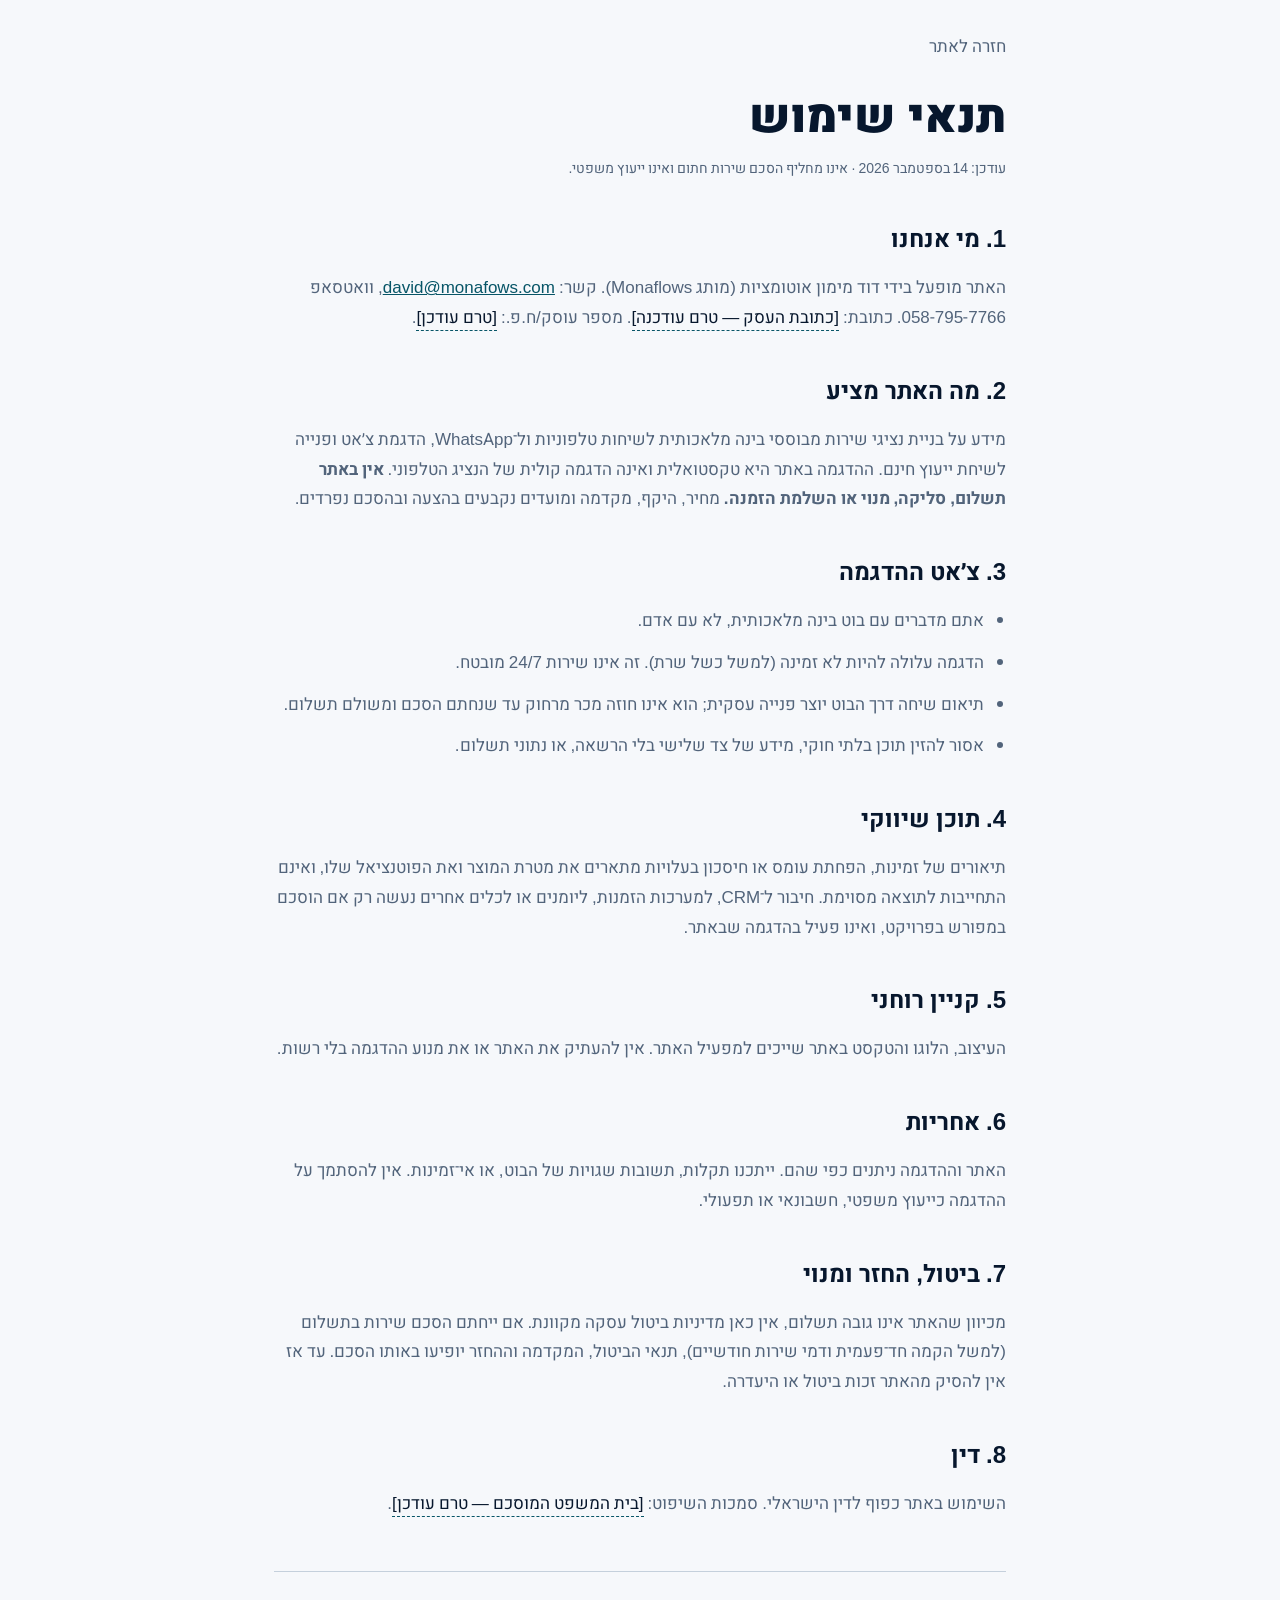
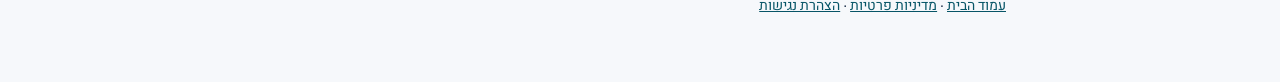
<file: terms.html>
<!DOCTYPE html>
<html lang="he" dir="rtl">
<head>
<meta charset="utf-8">
<meta name="viewport" content="width=device-width, initial-scale=1">
<title>תנאי שימוש — Monaflows</title>
<meta name="description" content="תנאי שימוש באתר Monaflows ובצ׳אט ההדגמה. האתר אינו משלים רכישה מקוונת.">
<link rel="icon" href="icon.png" type="image/png">
<link rel="stylesheet" href="legal.css">
</head>
<body>
<div class="wrap">
  <a class="back" href="index.html">חזרה לאתר</a>
  <h1>תנאי שימוש</h1>
  <p class="meta">עודכן: 14 בספטמבר 2026 · אינו מחליף הסכם שירות חתום ואינו ייעוץ משפטי.</p>

  <h2>1. מי אנחנו</h2>
  <p>האתר מופעל בידי דוד מימון אוטומציות (מותג Monaflows). קשר: <a class="ltr" href="mailto:david@monafows.com">david@monafows.com</a>, וואטסאפ <span class="ltr">058-795-7766</span>. כתובת: <span class="placeholder">[כתובת העסק — טרם עודכנה]</span>. מספר עוסק/ח.פ.: <span class="placeholder">[טרם עודכן]</span>.</p>

  <h2>2. מה האתר מציע</h2>
  <p>מידע על בניית נציגי שירות מבוססי בינה מלאכותית לשיחות טלפוניות ול־WhatsApp, הדגמת צ׳אט ופנייה לשיחת ייעוץ חינם. ההדגמה באתר היא טקסטואלית ואינה הדגמה קולית של הנציג הטלפוני. <strong>אין באתר תשלום, סליקה, מנוי או השלמת הזמנה.</strong> מחיר, היקף, מקדמה ומועדים נקבעים בהצעה ובהסכם נפרדים.</p>

  <h2>3. צ׳אט ההדגמה</h2>
  <ul>
    <li>אתם מדברים עם בוט בינה מלאכותית, לא עם אדם.</li>
    <li>הדגמה עלולה להיות לא זמינה (למשל כשל שרת). זה אינו שירות 24/7 מובטח.</li>
    <li>תיאום שיחה דרך הבוט יוצר פנייה עסקית; הוא אינו חוזה מכר מרחוק עד שנחתם הסכם ומשולם תשלום.</li>
    <li>אסור להזין תוכן בלתי חוקי, מידע של צד שלישי בלי הרשאה, או נתוני תשלום.</li>
  </ul>

  <h2>4. תוכן שיווקי</h2>
  <p>תיאורים של זמינות, הפחתת עומס או חיסכון בעלויות מתארים את מטרת המוצר ואת הפוטנציאל שלו, ואינם התחייבות לתוצאה מסוימת. חיבור ל־CRM, למערכות הזמנות, ליומנים או לכלים אחרים נעשה רק אם הוסכם במפורש בפרויקט, ואינו פעיל בהדגמה שבאתר.</p>

  <h2>5. קניין רוחני</h2>
  <p>העיצוב, הלוגו והטקסט באתר שייכים למפעיל האתר. אין להעתיק את האתר או את מנוע ההדגמה בלי רשות.</p>

  <h2>6. אחריות</h2>
  <p>האתר וההדגמה ניתנים כפי שהם. ייתכנו תקלות, תשובות שגויות של הבוט, או אי־זמינות. אין להסתמך על ההדגמה כייעוץ משפטי, חשבונאי או תפעולי.</p>

  <h2>7. ביטול, החזר ומנוי</h2>
  <p>מכיוון שהאתר אינו גובה תשלום, אין כאן מדיניות ביטול עסקה מקוונת. אם ייחתם הסכם שירות בתשלום (למשל הקמה חד־פעמית ודמי שירות חודשיים), תנאי הביטול, המקדמה וההחזר יופיעו באותו הסכם. עד אז אין להסיק מהאתר זכות ביטול או היעדרה.</p>

  <h2>8. דין</h2>
  <p>השימוש באתר כפוף לדין הישראלי. סמכות השיפוט: <span class="placeholder">[בית המשפט המוסכם — טרם עודכן]</span>.</p>

  <footer>
    <a href="index.html">עמוד הבית</a> · <a href="privacy.html">מדיניות פרטיות</a> · <a href="accessibility.html">הצהרת נגישות</a>
  </footer>
</div>
</body>
</html>
</file>
<file: site.css>
@font-face{
  font-family:"Heebo";
  src:url("fonts/heebo-vf.woff2") format("woff2");
  font-weight:300 900;
  font-style:normal;
  font-display:swap;
}

:root{
  color-scheme:light;
  --bg:#f6f8fb;
  --surface:#ffffff;
  --surface-soft:#eef4f7;
  --surface-blue:#edf4ff;
  --ink:#10233f;
  --ink-strong:#07172d;
  --muted:#52647b;
  --muted-strong:#384b64;
  --primary:#086f83;
  --primary-dark:#075567;
  --primary-soft:#dff4f3;
  --blue:#315fa8;
  --blue-dark:#234b88;
  --wa:#128c4b;
  --wa-dark:#0d6b39;
  --line:#c5d0dc;
  --line-soft:#dce3ea;
  --shadow:0 24px 70px rgba(26,55,88,.11);
  --shadow-soft:0 12px 36px rgba(26,55,88,.08);
  --radius-lg:28px;
  --radius:20px;
  --radius-sm:14px;
  --maxw:1180px;
}

*{box-sizing:border-box;margin:0;padding:0}
html{scroll-behavior:smooth;scroll-padding-top:96px}
body{
  min-width:320px;
  overflow-x:hidden;
  background:var(--bg);
  color:var(--ink);
  font-family:"Heebo",Arial,sans-serif;
  font-size:18px;
  line-height:1.65;
  -webkit-font-smoothing:antialiased;
}
a{color:inherit;text-decoration:none}
button,input{font:inherit}
button{color:inherit}
svg{display:block;width:100%;height:100%;fill:none;stroke:currentColor;stroke-linecap:round;stroke-linejoin:round;stroke-width:1.8}
p{color:var(--muted);text-wrap:pretty}
h1,h2,h3{color:var(--ink-strong);line-height:1.15;text-wrap:balance}
:where(a,button,input,summary):focus-visible{
  outline:3px solid #087d93;
  outline-offset:4px;
}
.wrap{width:min(100% - 48px,var(--maxw));margin-inline:auto}
.visually-hidden{
  position:absolute;
  width:1px;
  height:1px;
  padding:0;
  margin:-1px;
  overflow:hidden;
  clip:rect(0,0,0,0);
  white-space:nowrap;
  border:0;
}
.skip-link{
  position:fixed;
  inset-block-start:12px;
  inset-inline-start:-999px;
  z-index:200;
  border-radius:10px;
  background:var(--ink);
  color:#fff;
  padding:10px 16px;
  font-weight:700;
}
.skip-link:focus{inset-inline-start:12px}

/* Header */
.site-header{
  position:sticky;
  inset-block-start:0;
  z-index:50;
  border-block-end:1px solid rgba(197,208,220,.8);
  background:rgba(246,248,251,.92);
  backdrop-filter:blur(16px);
}
nav{
  min-height:82px;
  display:grid;
  grid-template-columns:auto 1fr auto;
  align-items:center;
  gap:34px;
}
.brand{
  display:flex;
  align-items:center;
  height:72px;
  background:transparent;
  padding:0;
}
.brand picture{display:contents}
.logo{
  display:block;
  width:auto;
  height:72px;
  object-fit:contain;
}
.navlinks{
  display:flex;
  align-items:center;
  justify-content:center;
  gap:28px;
  color:var(--muted-strong);
  font-size:15px;
  font-weight:600;
}
.navlinks a{padding-block:12px}
.navlinks a:hover{color:var(--primary-dark)}
.header-cta{
  min-height:46px;
  display:inline-flex;
  align-items:center;
  justify-content:center;
  border-radius:12px;
  background:var(--ink);
  color:#fff;
  padding:10px 20px;
  font-size:15px;
  font-weight:750;
  transition:background .2s,transform .2s;
}
.header-cta:hover{background:var(--primary-dark);transform:translateY(-1px)}
.menu-btn{
  display:none;
  width:48px;
  height:48px;
  border:1px solid var(--line);
  border-radius:12px;
  background:var(--surface);
  cursor:pointer;
}
.menu-btn span{
  display:block;
  width:21px;
  height:2px;
  margin:5px auto;
  border-radius:2px;
  background:var(--ink);
}

/* Shared */
.section{padding-block:104px}
.section-head{
  max-width:720px;
  margin:0 auto 50px;
  text-align:center;
}
.section-head h2{
  margin-block-end:18px;
  font-size:clamp(34px,4.2vw,52px);
  font-weight:850;
  letter-spacing:-.02em;
}
.section-head>p:last-child{font-size:19px}
.kicker{
  margin-block-end:14px;
  color:var(--primary-dark);
  font-size:14px;
  font-weight:800;
  letter-spacing:.04em;
}
.btn{
  min-height:54px;
  display:inline-flex;
  align-items:center;
  justify-content:center;
  border:1px solid transparent;
  border-radius:14px;
  padding:13px 24px;
  font-size:16px;
  font-weight:750;
  transition:transform .2s,box-shadow .2s,background .2s,border-color .2s;
}
.btn:hover{transform:translateY(-2px)}
.btn-primary{
  background:var(--ink);
  color:#fff;
  box-shadow:0 10px 24px rgba(16,35,63,.2);
}
.btn-primary:hover{background:var(--primary-dark);box-shadow:0 13px 30px rgba(8,111,131,.22)}
.btn-secondary{
  border-color:var(--line);
  background:var(--surface);
  color:var(--ink);
}
.btn-secondary:hover{border-color:var(--primary);box-shadow:var(--shadow-soft)}
.btn-wa{
  border-color:#78bc96;
  background:#eaf8ef;
  color:var(--wa-dark);
}
.btn-wa:hover{border-color:var(--wa);background:#def3e6}
.btn-light{background:#fff;color:var(--ink)}
.btn-light:hover{box-shadow:0 12px 30px rgba(0,0,0,.16)}
.ctas{display:flex;flex-wrap:wrap;gap:12px}

/* Hero */
.hero-section{
  position:relative;
  overflow:hidden;
  border-block-end:1px solid var(--line-soft);
  background:
    radial-gradient(circle at 84% 12%,rgba(18,173,170,.12),transparent 28rem),
    radial-gradient(circle at 8% 72%,rgba(49,95,168,.09),transparent 24rem),
    var(--bg);
}
.hero-section::after{
  content:"";
  position:absolute;
  inset-block-end:-190px;
  inset-inline-start:calc(50% - 410px);
  width:820px;
  height:340px;
  border:1px solid rgba(8,111,131,.1);
  border-radius:50%;
  pointer-events:none;
}
.hero{
  min-height:680px;
  display:grid;
  grid-template-columns:minmax(0,1.05fr) minmax(390px,.95fr);
  align-items:center;
  gap:72px;
  padding-block:72px 88px;
}
.hero-copy{position:relative;z-index:1}
.eyebrow{
  width:max-content;
  max-width:100%;
  display:flex;
  align-items:center;
  gap:9px;
  margin-block-end:24px;
  border:1px solid #a8cecf;
  border-radius:999px;
  background:rgba(255,255,255,.74);
  color:var(--primary-dark);
  padding:7px 14px;
  font-size:14px;
  font-weight:750;
}
.status-dot{
  width:8px;
  height:8px;
  border-radius:50%;
  background:#159b79;
  box-shadow:0 0 0 5px rgba(21,155,121,.12);
}
.hero h1{
  max-width:720px;
  margin-block-end:24px;
  font-size:clamp(42px,5.4vw,68px);
  font-weight:900;
  letter-spacing:-.035em;
}
.hero h1 span{color:var(--primary-dark)}
.hero-points{
  display:flex;
  flex-wrap:wrap;
  gap:10px 22px;
  margin-block-start:28px;
  color:var(--muted-strong);
  font-size:14px;
  font-weight:600;
  list-style:none;
}
.hero-points li::before{
  content:"✓";
  margin-inline-end:7px;
  color:var(--primary);
  font-weight:900;
}
.wa-demo{
  position:relative;
  z-index:1;
  justify-self:center;
  width:min(100%,392px);
  margin:0;
}
.wa-demo-frame{
  overflow:hidden;
  border:1px solid rgba(181,199,215,.75);
  border-radius:28px;
  background:#fff;
  box-shadow:
    0 1px 2px rgba(16,35,63,.05),
    0 18px 44px rgba(16,35,63,.12),
    0 40px 80px rgba(8,111,131,.08);
}
.wa-demo-frame::before{
  content:"";
  display:block;
  height:3px;
  background:linear-gradient(90deg,var(--primary),var(--blue));
}
.wa-demo-header{
  display:flex;
  align-items:center;
  gap:10px;
  border-block-end:1px solid #e1e8ee;
  background:#f4f8f9;
  padding-block:10px;
  padding-inline:8px 12px;
}
.wa-demo-avatar{
  width:40px;
  height:40px;
  flex:0 0 auto;
  border:2px solid #fff;
  border-radius:50%;
  background:#fff;
  object-fit:contain;
  box-shadow:0 0 0 1px rgba(8,111,131,.18);
}
.wa-demo-identity{min-width:0;flex:1}
.wa-demo-name{
  color:var(--ink-strong);
  font-size:15px;
  font-weight:800;
  line-height:1.2;
}
.wa-demo-presence{
  display:flex;
  align-items:center;
  gap:6px;
  color:var(--primary-dark);
  font-size:12px;
  font-weight:700;
}
.wa-demo-online{
  width:7px;
  height:7px;
  border-radius:50%;
  background:#1ea97c;
  box-shadow:0 0 0 4px rgba(30,169,124,.12);
}
.wa-demo-pause{
  width:44px;
  height:44px;
  flex:0 0 auto;
  display:grid;
  place-items:center;
  border:0;
  border-radius:50%;
  background:transparent;
  color:var(--muted-strong);
  cursor:pointer;
}
.wa-demo-pause[hidden]{display:none}
.wa-demo-pause:hover{background:rgba(8,111,131,.08);color:var(--primary-dark)}
.wa-demo-pause:focus-visible{outline:2px solid var(--primary);outline-offset:2px}
.wa-demo-pause svg{width:18px;height:18px;fill:currentColor}
.wa-demo.is-paused .wa-icon-pause,
.wa-demo:not(.is-paused) .wa-icon-play{display:none}
.wa-demo-thread{
  display:flex;
  flex-direction:column;
  gap:8px;
  height:348px;
  overflow:auto;
  scrollbar-width:none;
  background:
    url("wa-wallpaper.svg") repeat,
    #e7efe8;
  padding:12px 12px 16px;
  direction:ltr;
}
.wa-demo-thread::-webkit-scrollbar{display:none}
.wa-demo-thread::before{
  content:"";
  flex:1 1 0;
  min-height:8px;
}
.wa-date,
.wa-action{
  align-self:center;
  direction:rtl;
  max-width:90%;
}
.wa-date{
  border-radius:999px;
  background:rgba(255,255,255,.82);
  color:#5b6b7c;
  padding:4px 10px;
  font-size:11px;
  font-weight:700;
  box-shadow:0 1px 2px rgba(16,35,63,.06);
}
.wa-msg{
  display:flex;
  max-width:82%;
}
.wa-msg-bot{align-self:flex-start}
.wa-msg-customer{align-self:flex-end}
.wa-bubble{
  display:flex;
  flex-direction:column;
  align-items:stretch;
  gap:2px;
  border-radius:16px;
  padding:7px 10px 5px;
  box-shadow:0 1px 1px rgba(16,35,63,.08);
  direction:rtl;
}
.wa-msg-bot .wa-bubble{
  border-bottom-left-radius:4px;
  background:#fff;
}
.wa-msg-customer .wa-bubble{
  border-bottom-right-radius:4px;
  background:#d4f1e8;
}
.wa-bubble-text{
  margin:0;
  min-width:0;
  color:var(--ink-strong);
  font-size:14.5px;
  font-weight:550;
  line-height:1.45;
  text-align:start;
  overflow-wrap:break-word;
}
.wa-time{
  margin-inline-start:auto;
  color:#6a7b8d;
  font-size:10px;
  font-weight:600;
  line-height:1.4;
}
.wa-typing .wa-bubble{
  display:flex;
  align-items:center;
  gap:5px;
  min-width:58px;
  padding:11px 14px;
}
.wa-typing span{
  width:7px;
  height:7px;
  border-radius:50%;
  background:#7d8b99;
  animation:wa-typing 1.05s ease-in-out infinite;
}
.wa-typing span:nth-child(2){animation-delay:.15s}
.wa-typing span:nth-child(3){animation-delay:.3s}
.wa-action{
  display:flex;
  align-items:center;
  gap:8px;
  border:1px solid rgba(8,111,131,.16);
  border-radius:999px;
  background:rgba(255,255,255,.9);
  color:var(--primary-dark);
  padding:7px 12px 7px 10px;
  font-size:12px;
  font-weight:750;
  box-shadow:0 1px 2px rgba(16,35,63,.06);
}
.wa-action-icon{
  width:14px;
  height:14px;
  flex:0 0 auto;
  border:2px solid rgba(8,111,131,.22);
  border-block-start-color:var(--primary);
  border-radius:50%;
  animation:wa-spin .7s linear infinite;
}
.wa-action.is-done .wa-action-icon{
  display:grid;
  place-items:center;
  animation:none;
  border:0;
  background:var(--primary);
}
.wa-action.is-done .wa-action-icon::after{
  content:"";
  width:6px;
  height:3px;
  margin-block-start:-2px;
  border-inline-start:1.8px solid #fff;
  border-block-end:1.8px solid #fff;
  transform:rotate(-45deg);
}
.wa-enter{
  opacity:0;
  transform:translateY(8px);
  transition:opacity .38s cubic-bezier(.16,1,.3,1),transform .38s cubic-bezier(.16,1,.3,1);
}
.wa-enter.is-visible{opacity:1;transform:none}
.wa-enter.is-leaving{opacity:0;transform:translateY(4px)}
.wa-demo-thread.is-resetting .wa-enter{
  opacity:0;
  transform:translateY(6px);
  transition:opacity .42s ease,transform .42s ease;
}
.wa-demo-composer{
  display:flex;
  align-items:center;
  gap:8px;
  border-block-start:1px solid #e1e8ee;
  background:#f4f8f9;
  padding:10px 12px 12px;
  pointer-events:none;
}
.wa-demo-composer-btn,
.wa-demo-composer-send{
  width:36px;
  height:36px;
  flex:0 0 auto;
  display:grid;
  place-items:center;
  border-radius:50%;
  background:#fff;
  color:var(--muted-strong);
}
.wa-demo-composer-btn svg,
.wa-demo-composer-send svg{
  width:18px;
  height:18px;
  display:block;
}
.wa-demo-composer-field{
  flex:1;
  min-width:0;
  border-radius:999px;
  background:#fff;
  color:#8a98a8;
  padding:9px 14px;
  font-size:13px;
  font-weight:600;
}
.wa-demo-composer-send{
  background:var(--primary);
  color:#fff;
}
.wa-demo-caption{
  margin-block-start:14px;
  color:var(--muted);
  font-size:13px;
  font-weight:600;
  text-align:center;
  line-height:1.45;
}
@media (hover:hover) and (min-width:981px){
  .wa-demo-frame{
    transform:perspective(1600px) rotateY(-4.5deg);
    transform-origin:center center;
  }
}

/* Channels */
.channels-section{background:var(--bg)}
.channel-grid{display:grid;grid-template-columns:1.08fr .92fr;gap:22px}
.channel-card{
  border:1px solid var(--line);
  border-radius:var(--radius-lg);
  background:var(--surface);
  padding:38px;
  box-shadow:var(--shadow-soft);
}
.channel-primary{
  border-color:#8fb9c2;
  background:linear-gradient(145deg,#fff,#edf8f7);
}
.channel-top{display:flex;justify-content:space-between;align-items:center;margin-block-end:30px}
.channel-icon{
  width:56px;
  height:56px;
  display:grid;
  place-items:center;
  border-radius:16px;
  background:var(--ink);
  color:#fff;
  padding:14px;
}
.channel-icon svg{stroke-width:1.7}
.channel-icon.wa-icon{background:#e4f5ea;color:var(--wa-dark)}
.wa-icon svg{fill:currentColor;stroke:none}
.tag{
  border:1px solid #a8cecf;
  border-radius:999px;
  background:var(--primary-soft);
  color:var(--primary-dark);
  padding:6px 11px;
  font-size:12px;
  font-weight:750;
}
.tag-soft{border-color:var(--line);background:var(--bg);color:var(--muted-strong)}
.channel-card h3{margin-block-end:12px;font-size:29px}
.channel-card>p{min-height:88px;margin-block-end:25px}
.check-list{display:flex;flex-direction:column;gap:12px;list-style:none}
.check-list li{display:flex;gap:10px;color:var(--muted-strong);font-size:15px}
.check-list li::before{content:"✓";color:var(--primary);font-weight:900}

/* Benefits */
.benefits-section{background:var(--ink-strong)}
.benefits-section .section-head h2{color:#fff}
.benefits-section .kicker{color:#7ed5cd}
.benefit-grid{display:grid;grid-template-columns:repeat(3,1fr);gap:1px;background:#34445a}
.benefit-grid article{min-height:240px;background:var(--ink-strong);padding:34px}
.benefit-grid article>span{color:#70cec6;font-size:13px;font-weight:800}
.benefit-grid h3{margin-block:36px 10px;color:#fff;font-size:20px}
.benefit-grid p{color:#b8c5d4;font-size:15px}

/* How */
.how-section{background:var(--surface)}
.steps{
  display:grid;
  grid-template-columns:repeat(4,1fr);
  border-block:1px solid var(--line);
  list-style:none;
}
.steps li{
  position:relative;
  min-height:230px;
  padding:32px 24px;
}
.steps li+li{border-inline-start:1px solid var(--line)}
.step-number{
  width:36px;
  height:36px;
  display:grid;
  place-items:center;
  margin-block-end:48px;
  border-radius:50%;
  background:var(--primary-soft);
  color:var(--primary-dark);
  font-size:14px;
  font-weight:850;
}
.steps h3{margin-block-end:8px;font-size:19px}
.steps p{font-size:15px}

/* Demo */
.demo-section{background:var(--bg)}
.demo-wrap{
  display:grid;
  grid-template-columns:.9fr 1.1fr;
  align-items:center;
  gap:70px;
}
.demo-copy h2{
  margin-block-end:18px;
  font-size:clamp(34px,4vw,50px);
  font-weight:850;
}
.demo-copy>p:not(.kicker){margin-block-end:20px}
.demo-disclosure{
  display:flex;
  align-items:flex-start;
  gap:10px;
  margin-block:24px;
  border:1px solid #b7c9de;
  border-radius:13px;
  background:var(--surface-blue);
  color:var(--blue-dark);
  padding:13px 15px;
  font-size:14px;
  font-weight:600;
}
.demo-disclosure span{
  width:21px;
  height:21px;
  flex:0 0 auto;
  display:grid;
  place-items:center;
  border:1px solid currentColor;
  border-radius:50%;
  font-family:serif;
  font-size:12px;
}
.try-hint{font-size:14px}
.try-hint b{color:var(--ink)}
#demoHost{
  display:flex;
  justify-content:center;
}
#demoBox{
  width:min(100%,340px);
  height:700px;
  display:flex;
  flex-direction:column;
  overflow:hidden;
  border:12px solid #f4f4f4;
  border-radius:48px;
  background:#fff;
  box-shadow:
    0 0 0 1px #d8d8d8,
    0 28px 70px rgba(16,35,63,.18);
  direction:ltr;
}
.wa-phone-status{
  display:flex;
  align-items:center;
  justify-content:space-between;
  padding:10px 22px 4px;
  color:#111;
  font-size:13px;
  font-weight:800;
  letter-spacing:.02em;
}
.wa-phone-status-icons{display:flex;align-items:center;gap:5px}
.wa-phone-status-icons i{
  display:block;
  height:9px;
  border-radius:2px;
  background:#111;
}
.wa-phone-status-icons i:nth-child(1){width:14px;opacity:.45}
.wa-phone-status-icons i:nth-child(2){width:11px;opacity:.7}
.wa-phone-status-icons i:nth-child(3){width:18px;height:10px;border-radius:3px}
.dh{
  display:flex;
  align-items:center;
  gap:8px;
  border-block-end:1px solid #ececec;
  background:#fff;
  padding:6px 10px 10px;
}
.wa-phone-back{
  display:flex;
  align-items:center;
  gap:2px;
  border:0;
  background:transparent;
  color:#1ea0f2;
  padding:4px 2px;
  font-size:20px;
  font-weight:600;
}
.wa-phone-back svg{width:22px;height:22px;display:block}
.cm-av{
  width:40px;
  height:40px;
  flex:0 0 auto;
  border-radius:50%;
  background:#0b0b0b;
  object-fit:cover;
}
.dh>div:not(.wa-phone-calls){min-width:0;flex:1}
.dh b,.dh span{display:block}
.dh b{color:#111;font-size:16px;font-weight:800;line-height:1.15}
.dh span{color:#8b8b8b;font-size:12px;font-weight:500}
.wa-phone-calls{
  display:flex;
  align-items:center;
  gap:14px;
  color:#1ea0f2;
  padding-inline:6px;
}
.wa-phone-calls svg{width:22px;height:22px;display:block}
#demoMsgs{
  flex:1;
  overflow-y:auto;
  display:flex;
  flex-direction:column;
  gap:8px;
  background:
    url("wa-chat-wallpaper.svg") repeat,
    #efe7dc;
  padding:14px 10px 12px;
}
#demoMsgs::-webkit-scrollbar{width:0}
.di,.do{
  max-width:78%;
  border-radius:14px;
  padding:8px 10px 7px;
  color:#111;
  font-size:14.5px;
  line-height:1.45;
  direction:rtl;
  text-align:start;
  box-shadow:0 1px 1px rgba(16,35,63,.08);
}
.di{
  align-self:flex-start;
  border-bottom-left-radius:4px;
  background:#fff;
}
.do{
  align-self:flex-end;
  border-bottom-right-radius:4px;
  background:#d9fdd3;
}
.dtyping{
  align-self:flex-start;
  display:flex;
  gap:5px;
  border-radius:14px;
  background:#fff;
  padding:11px 14px;
  box-shadow:0 1px 1px rgba(16,35,63,.08);
}
.dtyping span{
  width:6px;
  height:6px;
  border-radius:50%;
  background:#8a8a8a;
  animation:typing 1.2s infinite;
}
.dtyping span:nth-child(2){animation-delay:.2s}
.dtyping span:nth-child(3){animation-delay:.4s}
.dquick{display:flex;flex-wrap:wrap;gap:7px;padding:8px 10px;background:#efe7dc}
.dquick[hidden]{display:none}
.dquick button{
  min-height:44px;
  border:1px solid #d7d0c6;
  border-radius:999px;
  background:rgba(255,255,255,.86);
  color:#3b3b3b;
  padding:6px 12px;
  font-size:12px;
  cursor:pointer;
}
.dquick button:hover{border-color:var(--primary);background:#fff;color:var(--primary-dark)}
#demoForm{
  display:flex;
  align-items:center;
  gap:8px;
  background:#f7f7f7;
  padding:8px 10px 12px;
}
.wa-composer-plus{
  width:28px;
  flex:0 0 auto;
  color:#8b8b8b;
  font-size:28px;
  font-weight:400;
  line-height:1;
  text-align:center;
}
#demoInput{
  min-height:40px;
  flex:1;
  min-width:0;
  border:0;
  border-radius:999px;
  background:#fff;
  color:#111;
  padding:8px 14px;
  font-size:15px;
}
#demoInput::placeholder{color:#9aa0a6}
.wa-composer-cam{
  width:28px;
  height:28px;
  flex:0 0 auto;
  color:#8b8b8b;
}
.wa-composer-cam svg{width:22px;height:22px;display:block}
.wa-send{
  width:44px;
  height:44px;
  flex:0 0 auto;
  display:grid;
  place-items:center;
  border:0;
  border-radius:50%;
  background:#00a884;
  color:#fff;
  cursor:pointer;
}
.wa-send:focus-visible{outline:2px solid var(--primary);outline-offset:2px}
.wa-send svg{width:18px;height:18px;display:block}
.wa-send .wa-icon-go,
#demoForm.has-text .wa-icon-mic{display:none}
#demoForm.has-text .wa-icon-go{display:block}
.chat-notice{margin-block-start:12px;font-size:12px;line-height:1.55}
.chat-notice a{color:var(--blue-dark);text-decoration:underline;text-underline-offset:2px}

/* FAQ */
.faq-section{border-block-start:1px solid var(--line-soft);background:var(--surface)}
.faq{max-width:820px;margin-inline:auto}
.qa{border-block-end:1px solid var(--line)}
.qa:first-child{border-block-start:1px solid var(--line)}
.qa summary{
  min-height:76px;
  display:flex;
  align-items:center;
  justify-content:space-between;
  gap:20px;
  padding-block:18px;
  color:var(--ink-strong);
  font-size:18px;
  font-weight:700;
  cursor:pointer;
  list-style:none;
}
.qa summary::-webkit-details-marker{display:none}
.qa summary::after{
  content:"+";
  width:34px;
  height:34px;
  display:grid;
  place-items:center;
  flex:0 0 auto;
  border:1px solid var(--line);
  border-radius:50%;
  color:var(--primary-dark);
  font-size:23px;
  font-weight:400;
  transition:transform .2s;
}
.qa[open] summary::after{transform:rotate(45deg)}
.answer{max-width:700px;padding-block:0 24px;color:var(--muted);font-size:16px}

/* Contact and footer */
.contact-section{padding-block:80px;background:var(--surface)}
.final{
  display:grid;
  grid-template-columns:1.2fr .8fr;
  align-items:center;
  gap:70px;
  border-radius:var(--radius-lg);
  background:
    radial-gradient(circle at 100% 0,rgba(33,180,166,.22),transparent 24rem),
    var(--ink-strong);
  padding:54px;
}
.final .kicker{color:#7ed5cd}
.final h2{margin-block-end:14px;color:#fff;font-size:clamp(32px,4vw,48px);font-weight:850}
.final p{color:#c4ceda}
.final-actions{display:flex;flex-direction:column;align-items:stretch;gap:11px}
.final-actions small{color:#aebdcd;text-align:center;font-size:12px}
footer{border-block-start:1px solid var(--line);background:var(--bg);padding-block:46px 28px}
.foot{
  display:grid;
  grid-template-columns:auto 1fr auto auto;
  align-items:center;
  gap:32px;
}
.footer-summary b,.footer-summary span{display:block}
.footer-summary b{font-size:15px}
.footer-summary span{color:var(--muted);font-size:13px}
.contact,.legal{display:flex;flex-direction:column;gap:5px;color:var(--muted-strong);font-size:13px}
.legal{flex-direction:row;gap:14px}
.contact a:hover,.legal a:hover{color:var(--primary-dark)}
.copyright{margin-block-start:30px;color:var(--muted);font-size:12px;text-align:center}
.wa-float{
  position:fixed;
  inset-inline-end:24px;
  inset-block-end:24px;
  z-index:45;
  width:58px;
  height:58px;
  display:grid;
  place-items:center;
  border:2px solid #fff;
  border-radius:50%;
  background:var(--wa);
  color:#fff;
  box-shadow:0 10px 28px rgba(13,107,57,.3);
  padding:13px;
  transition:transform .2s;
}
.wa-float:hover{transform:scale(1.06)}
.wa-float svg{fill:currentColor;stroke:none}

@keyframes typing{0%,60%,100%{opacity:.3;transform:translateY(0)}30%{opacity:1;transform:translateY(-3px)}}
@keyframes wa-typing{0%,60%,100%{opacity:.35;transform:translateY(0)}30%{opacity:1;transform:translateY(-2px)}}
@keyframes wa-spin{to{transform:rotate(360deg)}}

@media(max-width:980px){
  nav{grid-template-columns:auto 1fr auto}
  .navlinks{display:none}
  .header-cta{justify-self:end}
  .menu-btn{display:block}
  .navlinks.open{
    position:absolute;
    inset-block-start:82px;
    inset-inline:0;
    display:flex;
    flex-direction:column;
    align-items:stretch;
    gap:2px;
    border-block-end:1px solid var(--line);
    background:rgba(255,255,255,.98);
    padding:16px 24px 22px;
    box-shadow:var(--shadow-soft);
  }
  .navlinks.open a{min-height:48px;padding:11px}
  .hero{grid-template-columns:1fr;gap:52px}
  .hero-copy{max-width:760px}
  .wa-demo{width:min(100%,400px)}
  .wa-demo-frame{transform:none}
  .demo-wrap{grid-template-columns:1fr;gap:42px}
  .benefit-grid{grid-template-columns:repeat(2,1fr)}
  .channel-grid{grid-template-columns:1fr}
  .channel-card>p{min-height:auto}
  .steps{grid-template-columns:repeat(2,1fr)}
  .steps li:nth-child(3){border-inline-start:0;border-block-start:1px solid var(--line)}
  .steps li:nth-child(4){border-block-start:1px solid var(--line)}
  .final{grid-template-columns:1fr;gap:32px}
  .foot{grid-template-columns:auto 1fr auto}
  .legal{grid-column:2 / -1}
}

@media(max-width:640px){
  body{font-size:17px}
  .wrap{width:min(100% - 32px,var(--maxw))}
  .site-header nav{min-height:72px;gap:10px}
  .brand{height:56px;padding:0}
  .logo{height:56px}
  .header-cta{display:none}
  .menu-btn{justify-self:end}
  .navlinks.open{inset-block-start:72px}
  .section{padding-block:76px}
  .hero{min-height:auto;padding-block:54px 70px}
  .hero h1{font-size:clamp(38px,11.5vw,52px)}
  .ctas{flex-direction:column;align-items:stretch}
  .btn{width:100%}
  .hero-points{flex-direction:column;gap:8px}
  .wa-demo-frame{border-radius:24px}
  .wa-demo-thread{height:268px}
  .section-head h2{font-size:clamp(31px,9vw,42px)}
  .benefit-grid{grid-template-columns:1fr}
  .channel-card{border-radius:20px;padding:26px 22px}
  .channel-card h3{font-size:25px}
  .benefit-grid{gap:1px}
  .benefit-grid article{min-height:auto;padding:28px 22px}
  .benefit-grid h3{margin-block:24px 8px}
  .steps{grid-template-columns:1fr}
  .steps li,.steps li:nth-child(3){min-height:auto;display:flex;gap:16px;border-inline-start:0}
  .steps li+li{border-block-start:1px solid var(--line)}
  .step-number{flex:0 0 auto;margin:0}
  .demo-wrap{gap:34px}
  #demoBox{height:min(620px,78dvh);width:min(100%,360px);border-radius:40px}
  .dquick{overflow-x:auto;flex-wrap:nowrap}
  .dquick button{flex:0 0 auto}
  .final{border-radius:22px;padding:36px 22px}
  .foot{grid-template-columns:1fr;justify-items:center;text-align:center}
  .footer-summary,.contact,.legal{grid-column:auto}
  .legal{justify-content:center}
  .wa-float{inset-inline-end:16px;inset-block-end:16px;width:54px;height:54px}
}

@media (prefers-reduced-motion:reduce){
  html{scroll-behavior:auto}
  *,*::before,*::after{
    scroll-behavior:auto!important;
    animation-duration:.01ms!important;
    animation-iteration-count:1!important;
    transition-duration:.01ms!important;
  }
  .wa-demo-frame{transform:none}
  .wa-enter,
  .wa-enter.is-visible,
  .wa-enter.is-leaving{
    opacity:1;
    transform:none;
  }
}
</file>
<file: legal.css>
@font-face{
  font-family:"Heebo";
  src:url("fonts/heebo-vf.woff2") format("woff2");
  font-weight:300 900;
  font-style:normal;
  font-display:swap;
}
:root{
  color-scheme:light;
  --bg:#f6f8fb; --card:#fff; --fg:#10233f; --heading:#07172d;
  --muted:#52647b; --accent:#075567; --line:#c5d0dc; --maxw:780px;
}
*{box-sizing:border-box;margin:0;padding:0}
html{scroll-behavior:smooth}
@media (prefers-reduced-motion:reduce){html{scroll-behavior:auto}}
body{font-family:"Heebo",Arial,sans-serif;background:var(--bg);color:var(--fg);font-size:17px;line-height:1.75;padding-block:32px 64px}
a{color:var(--accent)}
a:focus-visible,button:focus-visible{outline:3px solid #087d93;outline-offset:3px}
.wrap{max-width:var(--maxw);margin:0 auto;padding:0 24px}
.back{display:inline-block;margin-bottom:28px;color:var(--muted);text-decoration:none}
.back:hover{color:var(--accent)}
h1,h2,h3{color:var(--heading);text-wrap:balance}
h1{font-size:clamp(32px,5vw,46px);font-weight:900;line-height:1.2;margin-bottom:12px}
h2{font-size:24px;margin:38px 0 12px}
h3{font-size:19px;margin:26px 0 8px}
p,li{color:var(--muted);margin-bottom:12px}
ul,ol{padding-inline-start:22px;margin-bottom:16px}
.meta{color:var(--muted);font-size:14px;margin-bottom:28px}
.card{background:var(--card);border:1px solid var(--line);border-radius:18px;padding:24px;margin:22px 0;box-shadow:0 12px 34px rgba(26,55,88,.07)}
.placeholder{display:inline;border-bottom:1px dashed var(--accent);color:var(--heading)}
.ltr{direction:ltr;unicode-bidi:isolate}
footer{margin-top:52px;padding-top:22px;border-top:1px solid var(--line);font-size:14px}
</file>
